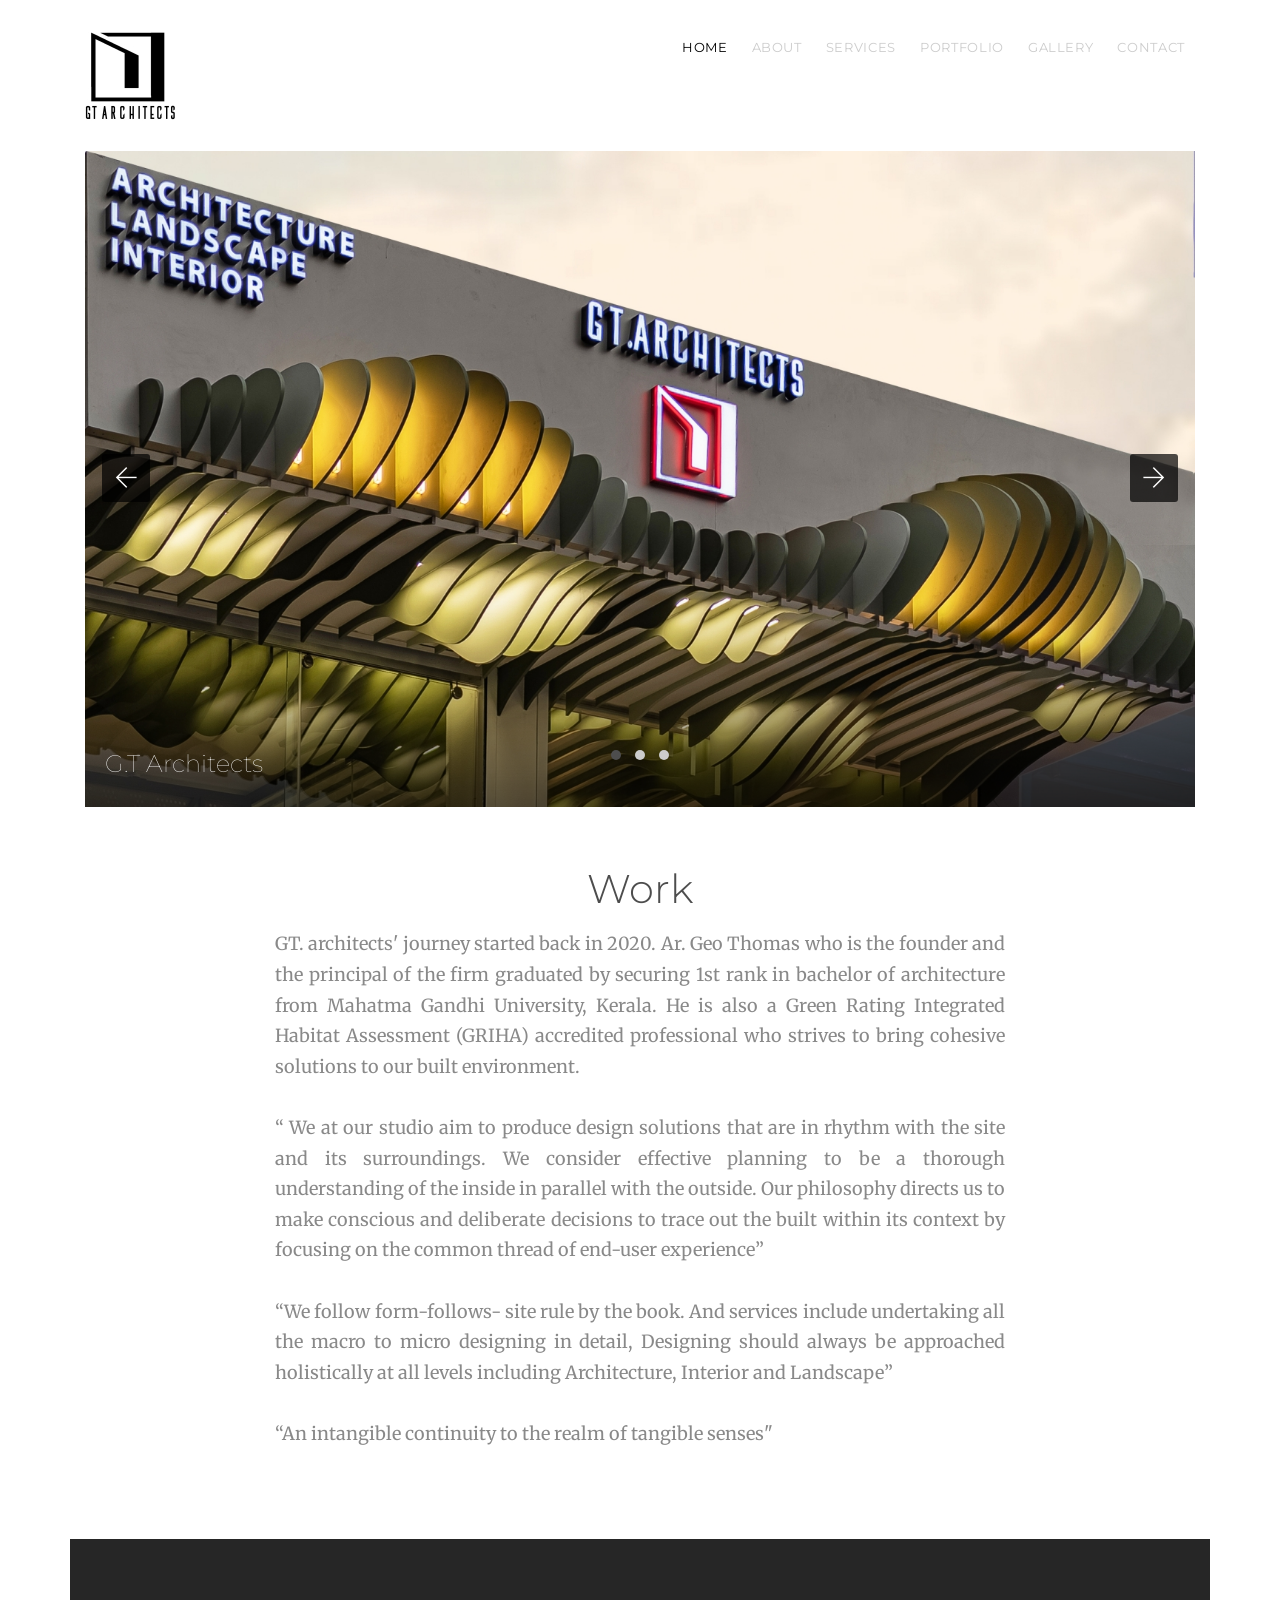
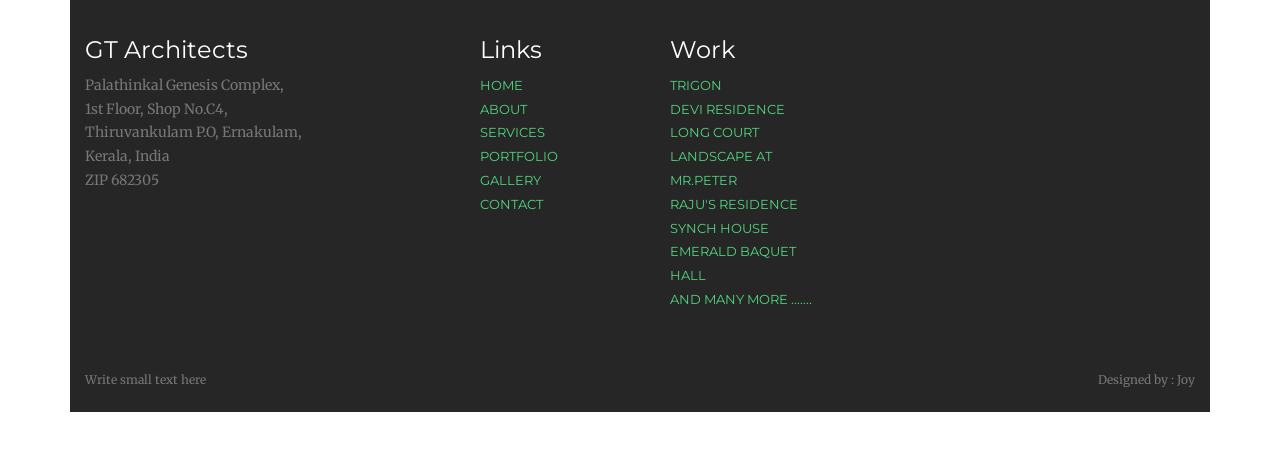
<file: original-site/index.html>
<!DOCTYPE HTML>
<!--
	Aesthetic by freehtml5.co
	Twitter: http://twitter.com/fh5co
	URL: http://freehtml5.co
-->
<html>
	<head>
	<meta charset="utf-8">
	<meta http-equiv="X-UA-Compatible" content="IE=edge">
	<title>Welcome to G.T. Architects </title>
	<meta name="viewport" content="width=device-width, initial-scale=1">
	<meta name="description" content=" " />
	<meta name="keywords" content="Architects, my Architects,Construction" />
	<meta name="author" content="Mathai Joy" />

  	<!-- Facebook and Twitter integration -->
	<meta property="og:title" content=""/>
	<meta property="og:image" content=""/>
	<meta property="og:url" content=""/>
	<meta property="og:site_name" content=""/>
	<meta property="og:description" content=""/>
	<meta name="twitter:title" content="" />
	<meta name="twitter:image" content="" />
	<meta name="twitter:url" content="" />
	<meta name="twitter:card" content="" />

	<link href="https://fonts.googleapis.com/css?family=Merriweather:300,400|Montserrat:400,700" rel="stylesheet">
	
	<!-- Animate.css -->
	<link rel="stylesheet" href="css/animate.css">
	<!-- Icomoon Icon Fonts-->
	<link rel="stylesheet" href="css/icomoon.css">
	<!-- Themify Icons-->
	<link rel="stylesheet" href="css/themify-icons.css">
	<!-- Bootstrap  -->
	<link rel="stylesheet" href="css/bootstrap.css">

	<!-- Owl Carousel  -->
	<link rel="stylesheet" href="css/owl.carousel.min.css">
	<link rel="stylesheet" href="css/owl.theme.default.min.css">

	<!-- Theme style  -->
	<link rel="stylesheet" href="css/style.css">

	<!-- Modernizr JS -->
	<script src="js/modernizr-2.6.2.min.js"></script>
	<!-- FOR IE9 below -->
	<!--[if lt IE 9]>
	<script src="js/respond.min.js"></script>
	<![endif]-->

	</head>
	<body>
		
	<div class="gtco-loader"></div>
	
	<div id="page">

		<nav class="gtco-nav" role="navigation">
			<div class="gtco-container">
				
				<div class="row">
					<div class="col-sm-2 col-xs-12">
								
<!--								<div id="gtco-logo"><a href="index.html">G. T. <u>Architects</u></div>  -->
								
								<div id="gtco-logo"><a href="index.html"> <img src="images/logo2.jpg" alt="LOGO"></u></div>
					</div>
					<div class="col-xs-10 text-right menu-1">
						<ul>
		<li class="active"><a href="index.html">Home</a></li>
							<li><a href="about.html">About</a></li>
							<li><a href="services.html">Services</a>	</li>
							<li><a href="portfolio.html">Portfolio</a></li>
							<li><a href="gallery.html">GALLERY</a></li>
							<li><a href="contact.html">Contact</a></li>
						</ul>
					</div>
				</div>
				
			</div>
		</nav>

		<div class="gtco-container">
		
			<div class="row">
				<div class="col-md-12">
					<div class="owl-carousel owl-carousel-fullwidth">
			
						<div class="item">
				
				
								<a href="#">
								<img src="images/slider_1.jpg" alt="go to slider_1 ">
								<div class="slider-copy">
		
									<h2>G.T Architects </h2>
								</div>
							</a>
						</div>
						<div class="item">
				
										
							<a href="#">
								<img src="images/slider_2.jpg" alt="go to slider_2">
								<div class="slider-copy">
									<h2>G.T Architects</h2>
								</div>
							</a>
						</div>
						<div class="item">
						
							<a href="#">
								<img src="images/slider_3.jpg" alt="go to slider_3">
								<div class="slider-copy">
									<h2>G.T Architects</h2>
								</div>
							</a>
						</div>
					</div>
				</div>
			</div>
		</div>

		<div class="gtco-section">
			<div class="gtco-container">
				<div class="row">
					<div class="col-md-8 col-md-offset-2 gtco-heading text-center">
						<h2>Work</h2>
						<p style="text-align:justify">
					GT. architects' journey started back in 2020. Ar. Geo Thomas who is the founder and the principal of the firm graduated by 
					securing 1st rank in bachelor of architecture from Mahatma Gandhi University, Kerala. 
					He is also a Green Rating Integrated Habitat Assessment (GRIHA) accredited professional who strives to bring cohesive 
solutions to our built environment.<br><br>

“ We at our studio aim to produce design solutions that are in rhythm with the site and its surroundings. We consider effective planning to
 be a thorough understanding of the inside in parallel with the outside. Our philosophy directs us to make conscious and deliberate decisions
  to trace out the built within its context by focusing on the common thread of end-user experience”<br><br>

“We follow form-follows- site rule by the book. And services include undertaking all the macro to micro designing in detail,
 Designing should always be approached holistically at all levels including Architecture, Interior and Landscape”<br><br>

 “An intangible continuity to the realm of tangible senses"
						</p>
					</div>
				</div>



<!-- *************************************************************** PAGE Starting ** -->

<div class="row">


<!--  *********************************************Project Display ****************************************************  -->
<!--  *********************************************Project Display *****************	Fish Head Design****************  -->
	<!--				<div class="col-md-12">
						<div class="owl-carousel owl-carousel-carousel">
							<div class="item">
								<div class="gtco-item">
									<a href="#"><img src="images/img_1.jpg" alt="" class="img-responsive"></a>
									<h2><a href="#">Fish Head Design </h2></a>
									<p class="role">Dream Project -I </p>
								</div>
							</div>
-->
<!--  *********************************************Project Display *****************	Eagle Edge Design ****************  -->
	<!--						<div class="item">
								<div class="gtco-item">
									<a href="#"><img src="images/img_2.jpg" alt="" class="img-responsive"></a>
									<h2><a href="#">Eagle Edge Design</h2></a>
									<p class="role">Dream Project -II</p>
								</div>
							</div>
-->
<!--  *********************************************Project Display *****************	River Face Resort ****************  -->
<!--							<div class="item">
								<div class="gtco-item">
									<a href="#"><img src="images/img_3.jpg" alt="" class="img-responsive"></a>
									<h2><a href="#">River Face Resort</h2></a>
									<p class="role">Dream Project -III</p>
								</div>
							</div>

							<div class="item">
								<div class="gtco-item">
									<a href="#"><img src="images/img_1.jpg" alt="" class="img-responsive"></a>
									<h2><a href="#">New York Arena</h2></a>
									<p class="role">New York</p>
								</div>
							</div>
							<div class="item">
								<div class="gtco-item">
									<a href="#"><img src="images/img_2.jpg" alt="" class="img-responsive"></a>
									<h2><a href="#">Eagle Park</h2></a>
									<p class="role">London</p>
								</div>
							</div>
							<div class="item">
								<div class="gtco-item">
									<a href="#"><img src="images/img_3.jpg" alt="" class="img-responsive"></a>
									<h2><a href="#">Nationals Park</h2></a>
									<p class="role">Paris, France</p>
								</div>
							</div>

							<div class="item">
								<div class="gtco-item">
									<a href="#"><img src="images/img_1.jpg" alt="" class="img-responsive"></a>
									<h2><a href="#">New York Arena</h2></a>
									<p class="role">New York</p>
								</div>
							</div>
							<div class="item">
								<div class="gtco-item">
									<a href="#"><img src="images/img_2.jpg" alt="" class="img-responsive"></a>
									<h2><a href="#">Eagle Park</h2></a>
									<p class="role">London</p>
								</div>
							</div>
							<div class="item">
								<div class="gtco-item">
									<a href="#"><img src="images/img_3.jpg" alt="" class="img-responsive"></a>
									<h2><a href="#">Nationals Park</h2></a>
									<p class="role">Paris, France</p>
								</div>
							</div>
						</div>
					</div>
				</div>
			 	</div>
   	</div> 
   	-->
   	<!--  ******************************************* END of Project Display ***********************************************  -->
   	 
 <!--  ******************************************* Starting of New & Testimonials ***********************************************  -->
<!--		<div class="gtco-section">
			<div class="gtco-container">
				<div class="row">
					<div class="col-md-6 gtco-news">
						<h2>News</h2>	
						<ul>
							<li>
								<a href="#">
									<span class="post-date">  16 March 2021</span>						
															<h3>Results : Mahatma Gandhi University, Kerala. </h3>
									<p style="text-align:justify"> It is with great pleasure, pride and excitement we wish to announce final results of Mr Geo Thomas who has Cleared B.Arch Degree Course from Mahatma Gandhi University, Kerala 
									With <b>1st Rank </b></p>
								</a>
							</li>

							<li>
								<a href="#">
									<span class="post-date"> 17 Mardh 2021</span>
									<h3>Change in Name </h3>
									<p style="text-align:justify"> It is with great pleasure and pride we would like to announce the change is Name status as <b>Ar Geo Thomas </b>
 									 </p>
								</a>
							</li>

					</div>
	-->				<!-- END News -->
<!--					<div class="col-md-5 col-md-push-1 gtco-testimonials">
						<h2>Testimonials</h2>
						<blockquote>
							<p style="text-align:justify">&ldquo;I know Mr. Geo Thomas for the past 4 years, he started G.T Architects in the beginning of 2020. 
										He went on to archive the University 1st rank from Mahatma Gandhi University, Kerala. 
										He is fresh and Innovative. He is focused but still flexible. 
										He has a Wide range of Ideas in Architect, Landscape etc.
 										He is a budding energetic buddy. His creativity will bring Laurence to the Future of India.&ldquo;
</p>

							<p class="author"><cite>&mdash; Mathai Joy - Chennai </cite></p>	</blockquote>
					
					</div>
				</div>
			</div>
		</div>
-->		<!--  ****************************************************************************END of New and  Testimonials -->
<!--  ****************************************************************************Start of 3 Box Display  -->
	<!--	
		<div class="gtco-section gto-features">
			<div class="gtco-container">
				<div class="row">
					<div class="col-md-4">
						<div class="feature-left">
							<i class="ti-zip icon"></i>
							<div class="copy">
								<h3>Architect</h3>
								<p>Lorem ipsum dolor sit ameteista, consectetur adipiscing is not elitistaris.</p>
								<p><a href="#" class="gtco-more">Learn more</a></p>
							</div>
						</div>
					</div>
					<div class="col-md-4">
						<div class="feature-left">
							<i class="ti-hummer icon"></i>
							<div class="copy">
								<h3>Planning</h3>
								<p>Lorem ipsum dolor sit ameteista, consectetur adipiscing is not elitistaris.</p>
								<p><a href="#" class="gtco-more">Learn more</a></p>
							</div>
						</div>
					</div>
					<div class="col-md-4">
						<div class="feature-left">
							<i class="ti-plug icon"></i>
							<div class="copy">
								<h3>Parks &amp; Events</h3>
								<p>Lorem ipsum dolor sit ameteista, consectetur adipiscing is not elitistaris.</p>
								<p><a href="#" class="gtco-more">Learn more</a></p>
							</div>
						</div>
					</div>
				</div>
			</div>
		</div>
-->
<!--  ****************************************************************************END of 3 Box Display  -->
<!-- ------------------------------------------------------------------------------------Footer-------------------  -->
		<footer id="gtco-footer" class="gtco-section" role="contentinfo">
			<div class="gtco-container">
				<div class="row row-pb-md">
					<div class="col-md-4 gtco-widget gtco-footer-paragraph">


						<h3> 	GT Architects </h3>
<p>
Palathinkal Genesis Complex,<br> 
1st Floor, Shop No.C4,<br> 
Thiruvankulam P.O, Ernakulam,<br> 
Kerala, India <br>
ZIP 682305<br>
</p>
					</div>

					<div class="col-md-4">
						<div class="row">
							<div class="col-md-6 gtco-footer-link">
								<h3>Links</h3>
								<ul class="gtco-list-link">


							<li><a href="index.html">Home</a></li>
							<li><a href="about.html">About</a></li>
							<li><a href="services.html">Services</a>	</li>
							<li><a href="portfolio.html">Portfolio</a></li>
							<li><a href="gallery.html">GALLERY</a></li>							
							<li><a href="contact.html">Contact</a></li>
	

<!-- 								****************************************************************     -->
								</ul>
							</div>
							<div class="col-md-6 gtco-footer-link">
								<h3>Work</h3>
								
					    <ul class="gtco-list-link">



	 <li><a href="#">TRIGON</a></li>
    <li><a href="#">DEVI RESIDENCE</a></li>
    <li><a href="#">LONG COURT</a></li>
    <li><a href="#">LANDSCAPE AT MR.PETER</a></li>
    <li><a href="#">RAJU's RESIDENCE</a></li>
    <li><a href="#">SYNCH HOUSE</a></li>
    <li><a href="#">EMERALD BAQUET HALL</a></li>
    <li><a href="#">and Many More .......</a></li>

								</ul>


							</div>
						</div>
					</div>

		<!-- 														Email   					-->
			</div> </div>
<!--	 ************************************************************************************************ -->					
						<div class="col-md-6 text-left">
							<p><small> Write small text here   </small></p>
						</div>
						<div class="col-md-6 text-right">
							<p><small>Designed by : Joy 
						</div>
					
		</footer>
		<!-- END footer -->
		<!-- **********************************************************************************************END PAGE ** -->
	</div>

	<div class="gototop js-top">
		<a href="#" class="js-gotop">
		<i class="icon-arrow-up"></i></a>
	</div>
	
	<!-- jQuery -->
	<script src="js/jquery.min.js"></script>
	<!-- jQuery Easing -->
	<script src="js/jquery.easing.1.3.js"></script>
	<!-- Bootstrap -->
	<script src="js/bootstrap.min.js"></script>
	<!-- Waypoints -->
	<script src="js/jquery.waypoints.min.js"></script>
	<!-- Carousel -->
	<script src="js/owl.carousel.min.js"></script>

	<!-- Main -->
	<script src="js/main.js"></script>

	</body>
</html>
</file>
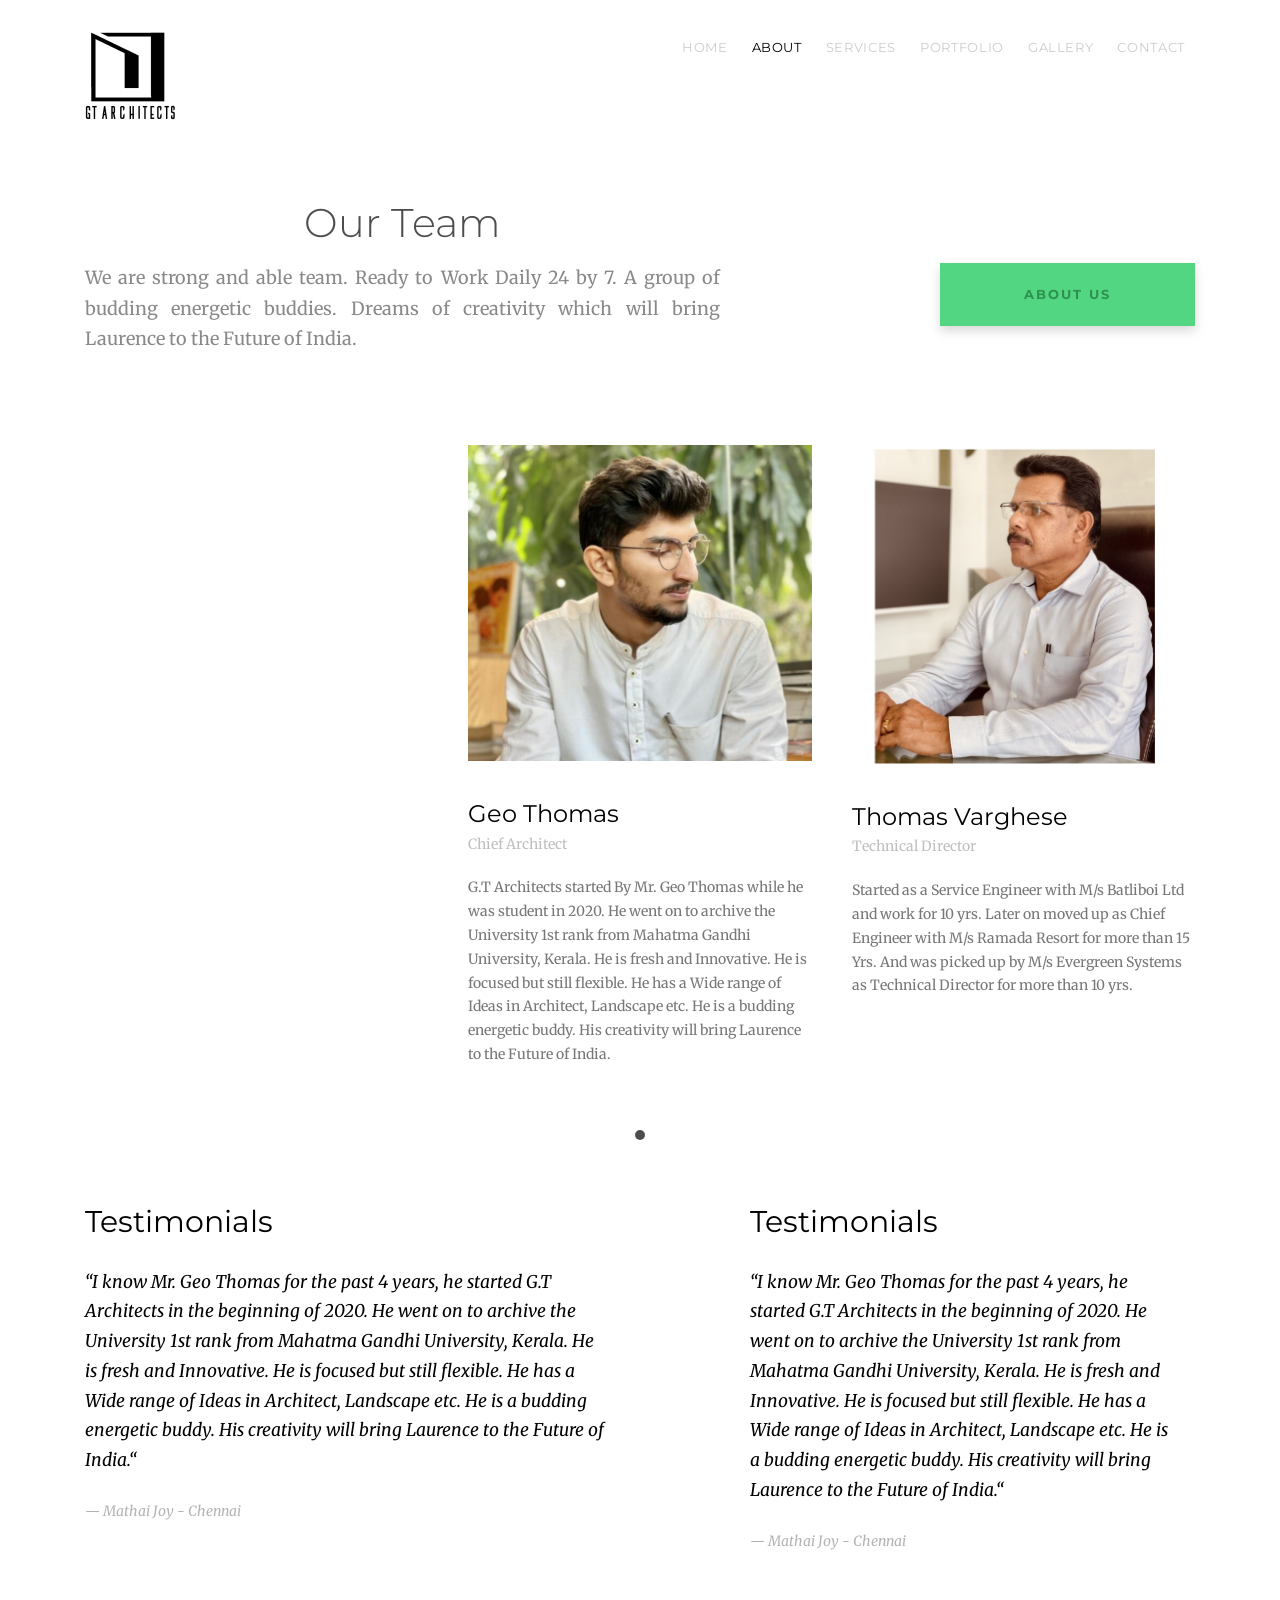
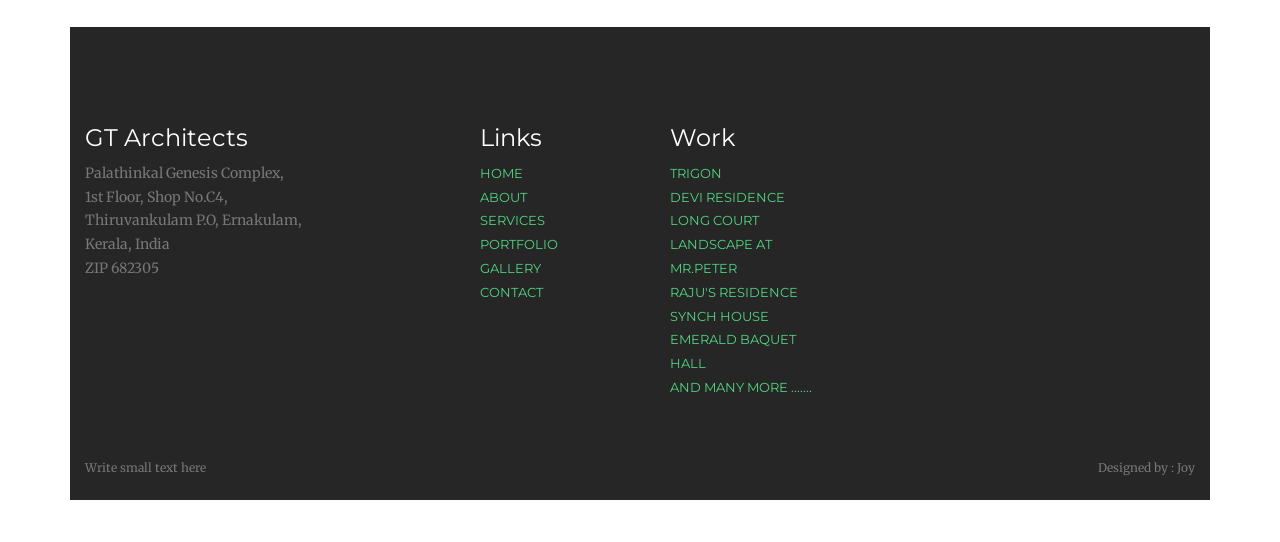
<file: original-site/about.html>
<!DOCTYPE HTML>

<html>
	<head>
	<meta charset="utf-8">
	<meta http-equiv="X-UA-Compatible" content="IE=edge">
	<title>Welcome to G.T. Architects - ABOUT </title>
	<meta name="viewport" content="width=device-width, initial-scale=1">
	<meta name="description" content=" " />
	<meta name="keywords" content="Architects, my Architects,Construction" />
	<meta name="author" content="Mathai Joy" />

  	<!-- Facebook and Twitter integration -->
	<meta property="og:title" content=""/>
	<meta property="og:image" content=""/>
	<meta property="og:url" content=""/>
	<meta property="og:site_name" content=""/>
	<meta property="og:description" content=""/>
	<meta name="twitter:title" content="" />
	<meta name="twitter:image" content="" />
	<meta name="twitter:url" content="" />
	<meta name="twitter:card" content="" />

	<link href="https://fonts.googleapis.com/css?family=Merriweather:300,400|Montserrat:400,700" rel="stylesheet">
	
	<!-- Animate.css -->
	<link rel="stylesheet" href="css/animate.css">
	<!-- Icomoon Icon Fonts-->
	<link rel="stylesheet" href="css/icomoon.css">
	<!-- Themify Icons-->
	<link rel="stylesheet" href="css/themify-icons.css">
	<!-- Bootstrap  -->
	<link rel="stylesheet" href="css/bootstrap.css">

	<!-- Owl Carousel  -->
	<link rel="stylesheet" href="css/owl.carousel.min.css">
	<link rel="stylesheet" href="css/owl.theme.default.min.css">

	<!-- Theme style  -->
	<link rel="stylesheet" href="css/style.css">

	<!-- Modernizr JS -->
	<script src="js/modernizr-2.6.2.min.js"></script>
	<!-- FOR IE9 below -->
	<!--[if lt IE 9]>
	<script src="js/respond.min.js"></script>
	<![endif]-->

	</head>
	<body>
		
	<div class="gtco-loader"></div>
	
	<div id="page">

		<nav class="gtco-nav" role="navigation">
			<div class="gtco-container">
<!--   ********************************************************************************************************* -->
	<div class="row">
					<div class="col-sm-2 col-xs-12">

<!--					LOGO ==>			<div id="gtco-logo"><a href="index.html">G. T. <u>Architects</u></div>  -->
								
								<div id="gtco-logo"><a href="index.html"> <img src="images/logo2.jpg" alt="LOGO"></u></div>

					</div>
					<div class="col-xs-10 text-right menu-1">
						<ul>
						   <li><a href="index.html">Home</a></li>
		<li class="active"><a href="about.html">About</a></li>
							<li><a href="services.html">Services</a></li>
							<li><a href="portfolio.html">Portfolio</a></li>
							<li><a href="gallery.html">Gallery</a></li>
							<li><a href="contact.html">Contact</a></li>
						</ul>
					</div>

				</div>
				
			</div>
		</nav>

		<div class="gtco-section">
			<div class="gtco-container">
				<div class="row gtco-heading">
					<div class="col-md-7 text-center" >

						<h2>Our Team</h2>


	<p align ="justify">
		We are strong and able team. Ready to Work Daily 24 by 7. A group of budding energetic buddies.
		Dreams of creativity which will bring Laurence to the Future of India.
		</p>
</div>
<!--           ---------------------------------------------------------------------------     Green Box  --  -->
				<div class="col-md-3 col-md-push-2 text-center">
						<p class="mt-md"><a href="#" class="btn btn-special btn-block"> ABOUT US</a></p>
					</div>


			</div>

<!-- *********************************************************  Slider Start  -->	
				<div class="row">

					<div class="col-md-12">
						<div class="owl-carousel owl-carousel-carousel">
							<div class="item">
	<!-- *******************************  -->							
								<!--	<div class="gtco-staff">
									<img src="images/staff_1.jpg" alt="" class="img-responsive">
								
<h2>GT Architects </h2>
<p class="role">Architect</p>
<p>
Lorem ipsum dolor sit amet, consectetur adipiscing elit. 
Phasellus placerat enim et urna sagittis, rhoncus euismod erat tincidunt. 
Donec tincidunt volutpat erat.
</p>

								</div>
	-->														
							</div>
 						<div class="item">
								<div class="gtco-staff">
									<img src="images/staff_2.jpg" alt="" class="img-responsive">

<h2>Geo Thomas </h2>
<p class="role"> Chief Architect</p>

<p> 
G.T Architects started By Mr. Geo Thomas while he was student in 2020. 
He went on to archive the University 1st rank from Mahatma Gandhi University, Kerala. He is fresh and Innovative. 
He is focused but still flexible. He has a Wide range of Ideas in Architect, Landscape etc. 
He is a budding energetic buddy. His creativity will bring Laurence to the Future of India.
</p>
								</div>
								</div>
							<div class="item">
								<div class="gtco-staff">
									<img src="images/staff_3.jpg" alt="" class="img-responsive">
<h2>Thomas Varghese</h2>
<p class="role">Technical Director</p>
<p>
Started as a Service Engineer with  M/s Batliboi Ltd and work for 10 yrs. Later 
on moved up as Chief Engineer with M/s Ramada Resort for more than 15 Yrs. And 
was picked up by M/s Evergreen Systems as Technical Director for more than 
10 yrs.
</p>
							</div>
							</div>
 
<!-- ===========================================  -->
	<!--						<div class="item">
								<div class="gtco-staff">
									<img src="images/staff_1.jpg" alt="" class="img-responsive">
<h2>Jane Simpson - 2</h2>
<p class="role">Architect</p>
<p>
Lorem ipsum dolor sit amet, consectetur adipiscing elit. 
Phasellus placerat enim et urna sagittis, rhoncus euismod erat tincidunt. Donec tincidunt volutpat erat.
</p>
								</div>
							</div>

							<div class="item">
								<div class="gtco-staff">
									<img src="images/staff_2.jpg" alt="" class="img-responsive">
<h2>Richard Wilson -2</h2>
<p class="role">Civil Engineer</p>
<p>
Lorem ipsum dolor sit amet, consectetur adipiscing elit. Phasellus placerat enim et urna sagittis, 
rhoncus euismod erat tincidunt. Donec tincidunt volutpat erat.
</p>
									</div>
								</div>
							<div class="item">
								<div class="gtco-staff">
									<img src="images/staff_3.jpg" alt="" class="img-responsive">
<h2>Craig Davidson-2</h2>
<p class="role">Engineer</p>
<p>
Lorem ipsum dolor sit amet, consectetur adipiscing elit. Phasellus placerat enim et urna sagittis,
 rhoncus euismod erat tincidunt. Donec tincidunt volutpat erat.
 </p>
								</div>
							</div>
							<div class="item">
								<div class="gtco-staff">
									<img src="images/staff_1.jpg" alt="" class="img-responsive">
<h2>Jane Simpson-3</h2>
<p class="role">Architect</p>
<p>
Lorem ipsum dolor sit amet, consectetur adipiscing elit. 
Phasellus placerat enim et urna sagittis, rhoncus euismod erat tincidunt. Donec tincidunt volutpat erat.
</p>
								</div>
							</div>
							<div class="item">
								<div class="gtco-staff">
									<img src="images/staff_2.jpg" alt="" class="img-responsive">
<h2>Richard Wilson -3</h2>
<p class="role">Civil Engineer</p>
<p>
Lorem ipsum dolor sit amet, consectetur adipiscing elit. Phasellus placerat enim et urna sagittis, 
rhoncus euismod erat tincidunt. Donec tincidunt volutpat erat.
</p>
								</div>
							</div>
							<div class="item">
								<div class="gtco-staff">
									<img src="images/staff_3.jpg" alt="" class="img-responsive">
<h2>Craig Davidson -3</h2>
<p class="role">Engineer</p>
<p>
Lorem ipsum dolor sit amet, consectetur adipiscing elit. 
Phasellus placerat enim et urna sagittis, rhoncus euismod erat tincidunt. Donec tincidunt volutpat erat.
</p>
								</div>
							</div>
						</div>
				</div>
					</div>
-->
<!--  					*************************   Slider End		-->			
			</div>
		</div>
	<!--	END .gtco-services -->

<!-- ********************************Blocked **************************** News and Testmonials ---------------   -->
		
		<div class="gtco-section">
			<div class="gtco-container">
				<div class="row">
					<div class="col-md-6 gtco-news">
						<h2>Testimonials</h2>	
						<ul>
				<!--			<li>
								<a href="#">
									<span class="post-date">  16 March 2021</span>						
															<h3>Results : Mahatma Gandhi University, Kerala. </h3>
									<p> It is with great pleasure, pride and excitement we wish to announce final results of Mr Geo Thomas who has Cleared B.Arch Degree Course from Mahatma Gandhi University, Kerala 
									With <b>1st Rank </b></p>
								</a>
							</li>
-->
	<!--						<li>
								<a href="#">
									<span class="post-date"> 17 Mardh 2021</span>
									<h3>Change in Name </h3>
									<p> It is with great pleasure and pride we would like to announce the change is Name status as <b>Ar Geo Thomas </b>
 									 </p>
								</a>
							</li>
-->
		<blockquote>
							<p>&ldquo;I know Mr. Geo Thomas for the past 4 years, he started G.T Architects in the beginning of 2020. 
										He went on to archive the University 1st rank from Mahatma Gandhi University, Kerala. 
										He is fresh and Innovative. He is focused but still flexible. 
										He has a Wide range of Ideas in Architect, Landscape etc.
 										He is a budding energetic buddy. His creativity will bring Laurence to the Future of India.&ldquo;
</p>

							<p class="author"><cite>&mdash; Mathai Joy - Chennai </cite></p>	</blockquote>

			<!--				<p><a href="#" class="btn btn-sm btn-special">More News</a></p>   -->
					</div>
					<!-- ******************************************************************************************END News -->

					<div class="col-md-5 col-md-push-1 gtco-testimonials">
						<h2>Testimonials</h2>
						<blockquote>
							<p>&ldquo;I know Mr. Geo Thomas for the past 4 years, he started G.T Architects in the beginning of 2020. 
										He went on to archive the University 1st rank from Mahatma Gandhi University, Kerala. 
										He is fresh and Innovative. He is focused but still flexible. 
										He has a Wide range of Ideas in Architect, Landscape etc.
 										He is a budding energetic buddy. His creativity will bring Laurence to the Future of India.&ldquo;
</p>

							<p class="author"><cite>&mdash; Mathai Joy - Chennai </cite></p>	</blockquote>
					
					</div>
				</div>
			</div>
		</div>
		<!--  *********************************************END of News and Testmonials   -->
<!-- -------------------------------------------------------------------------------------------------------  -->

<!-- -------------------------------------------------------------------------------------------------------  -->
		<footer id="gtco-footer" class="gtco-section" role="contentinfo">
			<div class="gtco-container">
				<div class="row row-pb-md">
					<div class="col-md-4 gtco-widget gtco-footer-paragraph">
						
				<h3> 	GT Architects </h3>
<p>
Palathinkal Genesis Complex,<br> 
1st Floor, Shop No.C4,<br> 
Thiruvankulam P.O, Ernakulam,<br> 
Kerala, India <br>
ZIP 682305<br>
</p>

					</div>
					<div class="col-md-4">
						<div class="row">
							<div class="col-md-6 gtco-footer-link">
							<h3>Links</h3>
    <ul class="gtco-list-link">

				<li><a href="index.html">Home</a></li>
							<li><a href="about.html">About</a></li>
							<li><a href="services.html">Services</a>	</li>
							<li><a href="portfolio.html">Portfolio</a></li>
							<li><a href="gallery.html">Gallery</a></li>							
							<li><a href="contact.html">Contact</a></li>
	

								</ul>



<!-- 								****************************************************************     -->


							</div>

							<div class="col-md-6 gtco-footer-link">
								<h3>Work</h3>
								<ul class="gtco-list-link">
				
	 <li><a href="#">TRIGON</a></li>
    <li><a href="#">DEVI RESIDENCE</a></li>
    <li><a href="#">LONG COURT</a></li>
    <li><a href="#">LANDSCAPE AT MR.PETER</a></li>
    <li><a href="#">RAJU's RESIDENCE</a></li>
    <li><a href="#">SYNCH HOUSE</a></li>
    <li><a href="#">EMERALD BAQUET HALL</a></li>
    <li><a href="#">and Many More .......</a></li>							
							
							
								</ul>
							</div>
						</div>
					</div>
					<!--
																				Email
					-->
				</div>
			</div>
						<div class="col-md-6 text-left">
							<p><small> Write small text here </small></p>
						</div>
						<div class="col-md-6 text-right">
							<p><small>Designed by : Joy 
						</div>
					
		</footer>
		<!-- **************************************************************************************END footer -->

	</div>

	<div class="gototop js-top">
		<a href="#" class="js-gotop"><i class="icon-arrow-up"></i></a>
	</div>
	
	<!-- jQuery -->
	<script src="js/jquery.min.js"></script>
	<!-- jQuery Easing -->
	<script src="js/jquery.easing.1.3.js"></script>
	<!-- Bootstrap -->
	<script src="js/bootstrap.min.js"></script>
	<!-- Waypoints -->
	<script src="js/jquery.waypoints.min.js"></script>
	<!-- Carousel -->
	<script src="js/owl.carousel.min.js"></script>
	
	<!-- Main -->
	<script src="js/main.js"></script>

	</body>
</html>
</file>
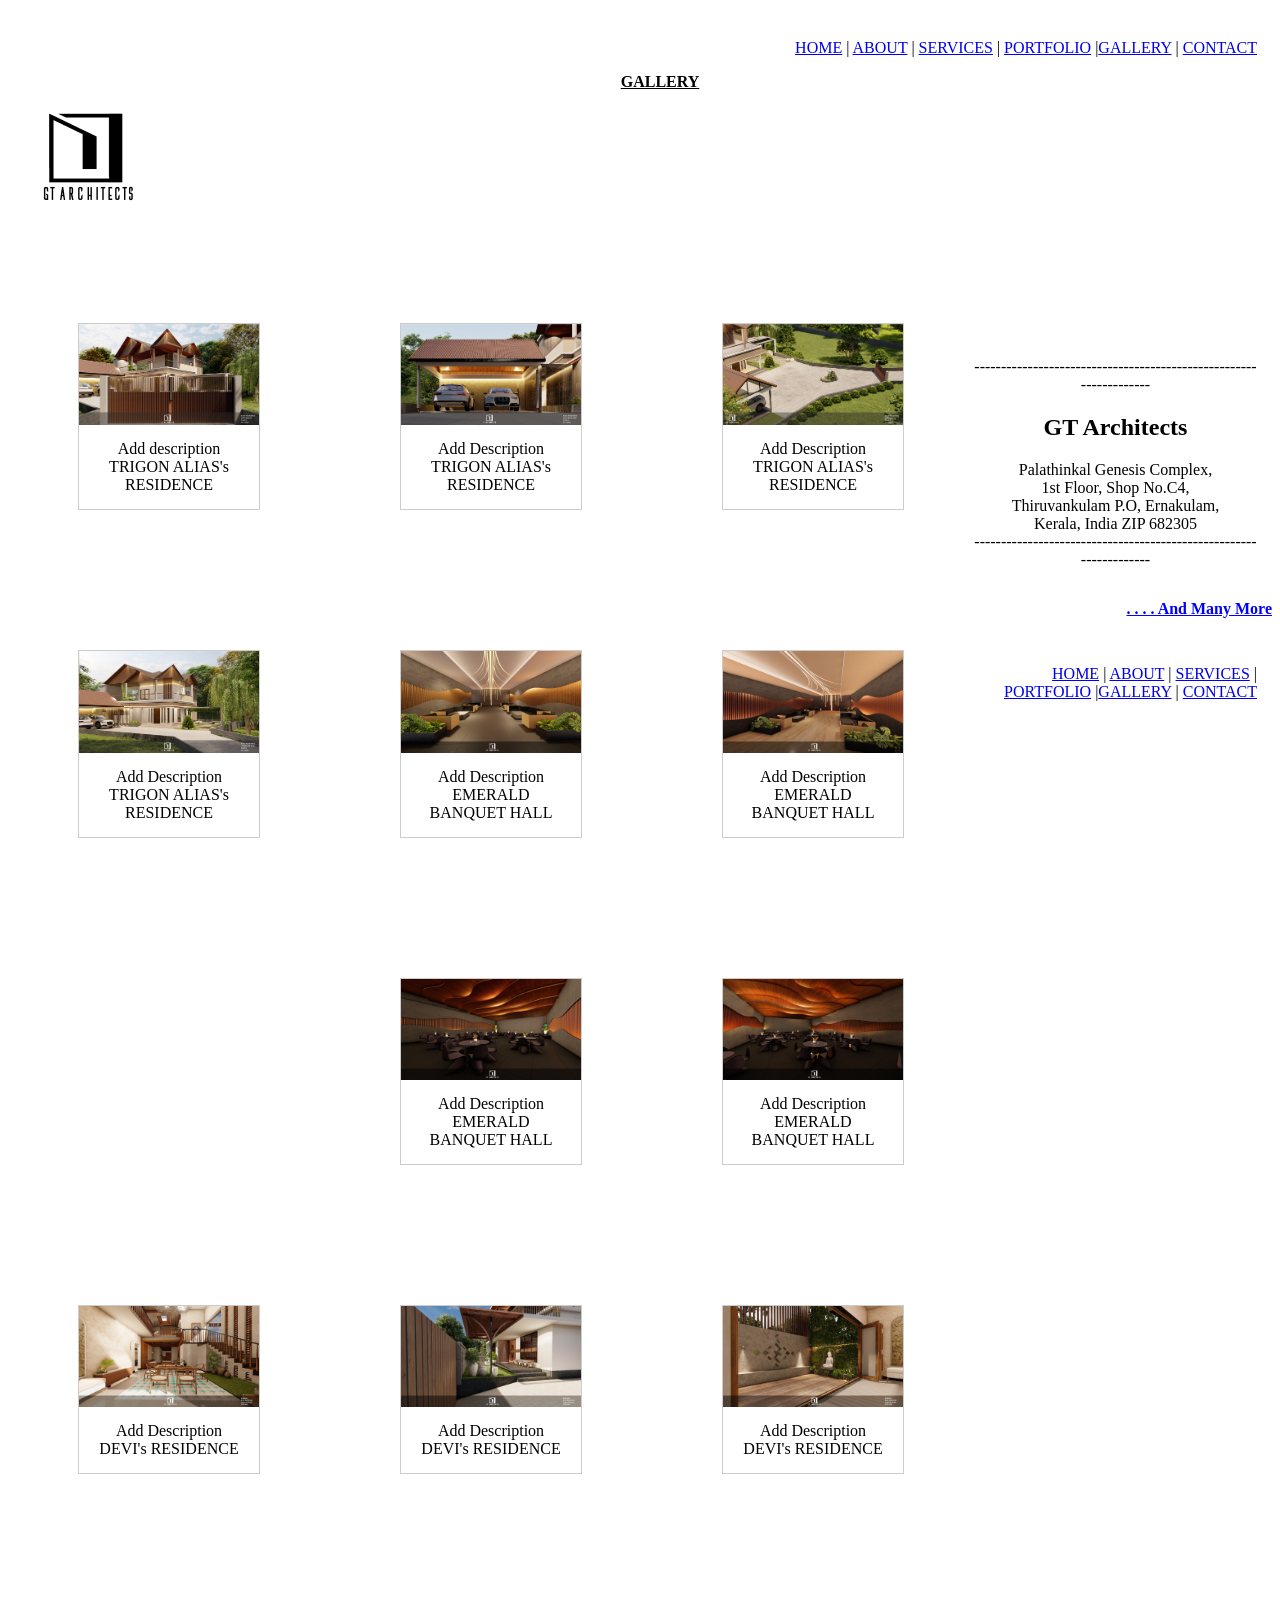
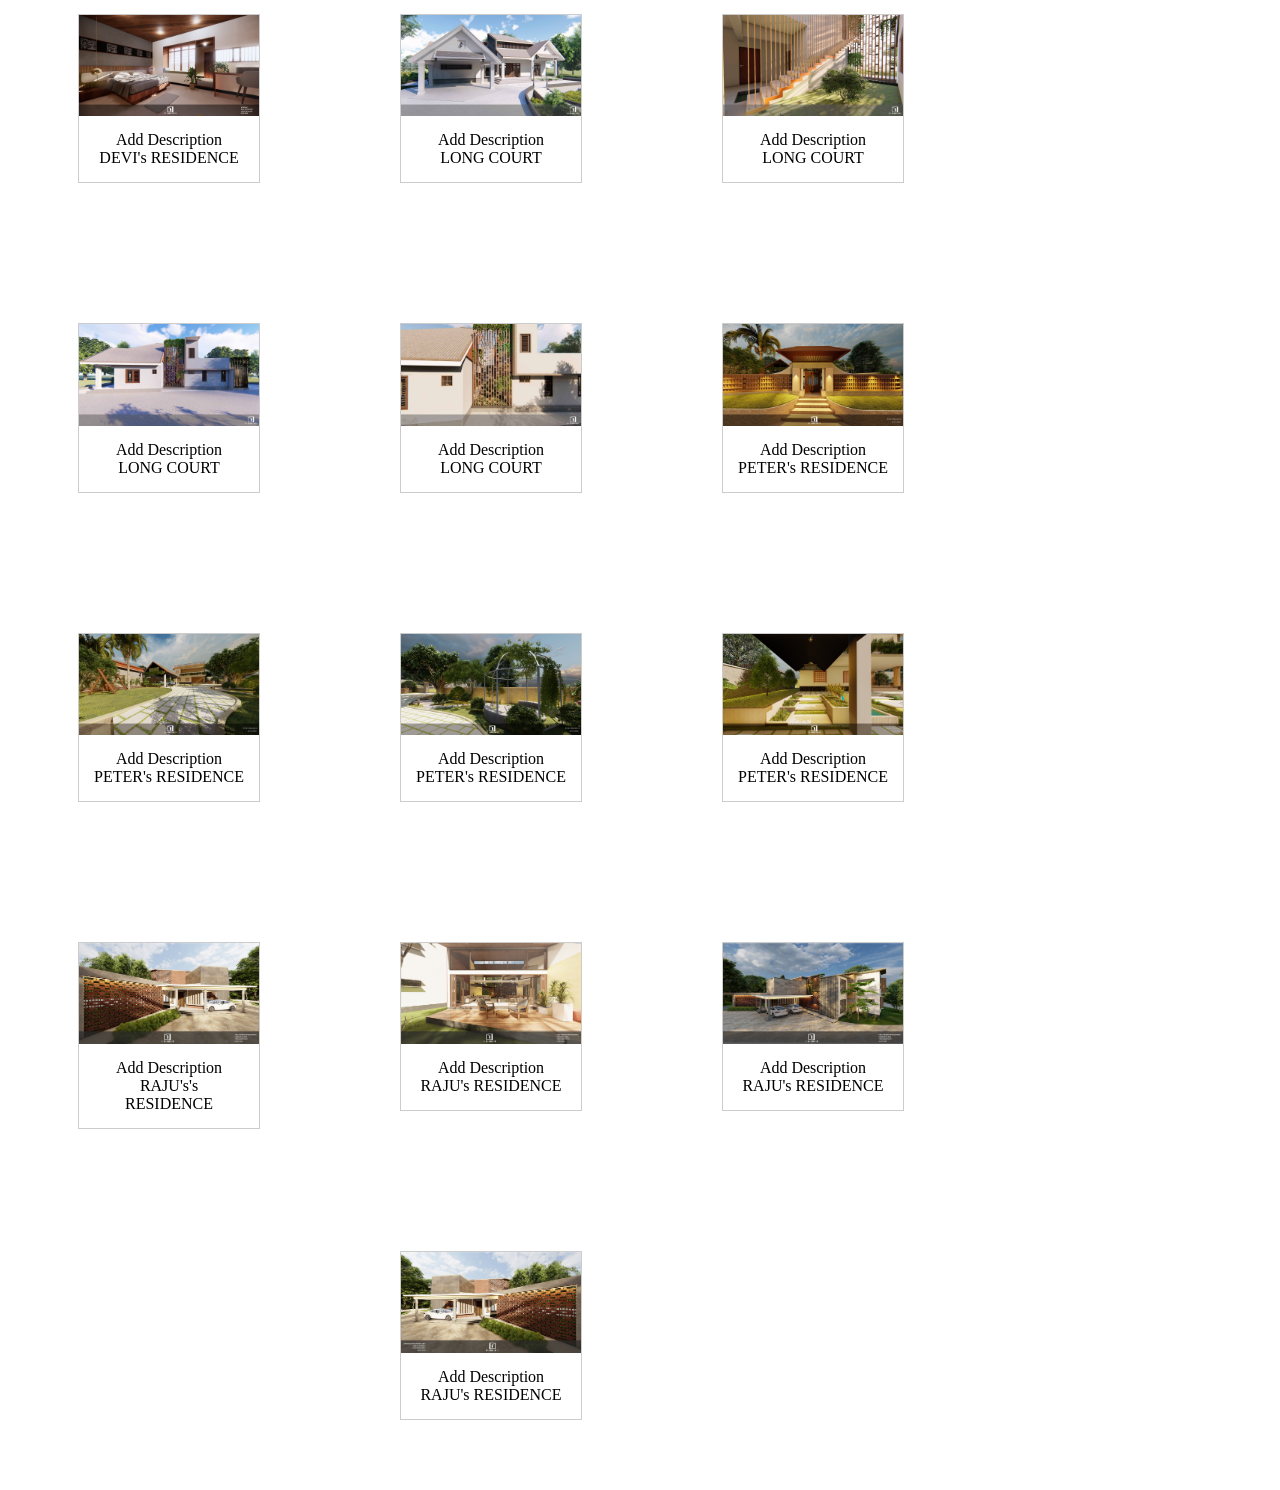
<file: original-site/gallery.html>
<html>
<head>
<title>Welcome to G.T. Architects - GALLERY</title>	


<style>


div.gal
{
  margin: 20px;
  text-align: left;
  width: 180px;
}

div.gal2
{
  margin: 40px;
  text-align: center;
  width: 60px;
}
div.gallery
{
  margin: 70px;
  border: 1px solid #ccc;
  float: left;
  width: 180px;
}

div.gallery:hover {
  border: 1px solid #777;
}

div.gallery img {
  width: 100%;
  height: auto;
}

div.desc {
  padding: 15px;
  text-align: center;
}
div.descL {
  padding: 15px;
  text-align: left;
}
div.descR {
  padding: 15px;
  text-align: right;
}

</style>
</head>
<!--  ******************************************************  END OF HEADER    -->
<body>






<!--   Navigation  ************************************* -->

<div class="descR"> 
	<ul>
		<a href="index.html">HOME</a> | <a href="about.html">ABOUT</a> | <a href="services.html">SERVICES</a> |	
		<a href="portfolio.html">PORTFOLIO</a> |<a href="gallery.html">GALLERY</a> | <a href="contact.html">CONTACT</a>
		<p align="center">  <b><u>	GALLERY </U> </b> 	<p>
	</ul>	
<div class="gal"> <img src="images/logo2.jpg" alt="LOGO">  </div>  </div>  	

<!--  *************************Start of Gallery Codes ***********    -->


<!--  ******************************************************   1st Line 4 Pics Pics Display    -->
<!-- <p align="center">  <b><u>	GALLERY </U> </b> 	<p> -->
<!--  ******************************************************   1st Line 4 Pics  	TRIGON ALIAS's RESIDENCE	 -->
<p align="center">
<div class="gallery">
  <a target="_blank" href="images/Alias Residence -1.jpg">
    <img src="images/Alias Residence -1.jpg" alt="TRIGON ALIAS's RESIDENCE " width="600" height="400">
  </a>
  <div class="desc">Add description  TRIGON ALIAS's RESIDENCE </div>
</div>

<div class="gallery">
  <a target="_blank" href="images/Alias Residence-2.jpg">
    <img src="images/Alias Residence-2.jpg" alt="TRIGON ALIAS's RESIDENCE " width="600" height="400">
  </a>
  <div class="desc">Add Description   TRIGON ALIAS's RESIDENCE </div>
</div>

<div class="gallery">
  <a target="_blank" href="images/Alias Residence-3.jpg">
    <img src="images/Alias Residence-3.jpg" alt="TRIGON ALIAS's RESIDENCE " width="600" height="400">
  </a>
  <div class="desc">Add Description      TRIGON ALIAS's RESIDENCE  </div>
</div>

<div class="gallery">
  <a target="_blank" href="images/Alias Residence-4.jpg">
    <img src="images/Alias Residence-4.jpg" alt="TRIGON ALIAS's RESIDENCE" width="600" height="400">
  </a>
  <div class="desc">Add Description    TRIGON ALIAS's RESIDENCE </div>
</div>
</p>
<!--  ******************************************************  2nd Line 4 Pics   EMERALD BANQUET HALL		-->
<div class="gallery">
  <a target="_blank" href="images/Banquet hall-1.jpg">
    <img src="images/Banquet hall-1.jpg" alt="EMERALD BANQUET HALL" width="600" height="400">
  </a>
  <div class="desc">Add Description    EMERALD BANQUET HALL </div>
</div>

<div class="gallery">
  <a target="_blank" href="images/Banquet hall-2.jpg">
    <img src="images/Banquet hall-2.jpg" alt="EMERALD BANQUET HALL" width="600" height="400">
  </a>
  <div class="desc">Add Description    EMERALD BANQUET HALL </div>
</div>

<div class="gallery">
  <a target="_blank" href="images/Banquet hall-3.jpg">
    <img src="images/Banquet hall-3.jpg" alt="EMERALD BANQUET HALL" width="600" height="400">
  </a>
  <div class="desc">Add Description  EMERALD BANQUET HALL</div>
</div>

<div class="gallery">
  <a target="_blank" href="images/Banquet hall-4.jpg">
    <img src="images/Banquet hall-4.jpg" alt="EMERALD BANQUET HALL" width="600" height="400">
  </a>
  <div class="desc">Add Description   EMERALD BANQUET HALL</div>
</div>
<br>

<!--  ******************************************************  3rd Line 4 Pics DEVI's RESIDENCE  -->
<div class="gallery">
  <a target="_blank" href="images/Devi Residence-1.jpg">
    <img src="images/Devi Residence-1.jpg" alt="DEVI's RESIDENCE" width="600" height="400">
  </a>
  <div class="desc">Add Description   DEVI's RESIDENCE </div>
</div>

<div class="gallery">
  <a target="_blank" href="images/Devi Residence-2.jpg">
    <img src="images/Devi Residence-2.jpg" alt="DEVI's RESIDENCE" width="600" height="400">
  </a>
  <div class="desc">Add Description   DEVI's RESIDENCE</div>
</div>

<div class="gallery">
  <a target="_blank" href="images/Devi Residence-3.jpg">
    <img src="images/Devi Residence-3.jpg" alt="DEVI's RESIDENCE" width="600" height="400">
  </a>
  <div class="desc">Add Description   DEVI's RESIDENCE</div>
</div>

<div class="gallery">
  <a target="_blank" href="images/Devi Residence-4.jpg">
    <img src="images/Devi Residence-4.jpg" alt="DEVI's RESIDENCE" width="600" height="400">
  </a>
  <div class="desc">Add Description   DEVI's RESIDENCE</div>
</div>
<br>
<!--  ******************************************************  4rd Line 4 Pics   LONG COURT    -->
<div class="gallery">
  <a target="_blank" href="images/Long Court-1.jpg">
    <img src="images/Long Court-1.jpg" alt="Long Court" width="600" height="400">
  </a>
  <div class="desc">Add Description    LONG COURT</div>
</div>

<div class="gallery">
  <a target="_blank" href="images/Long Court-2.jpg">
    <img src="images/Long Court-2.jpg" alt="Long Court-" width="600" height="400">
  </a>
  <div class="desc">Add Description    LONG COURT</div>
</div>

<div class="gallery">
  <a target="_blank" href="images/Long Court-3.jpg">
    <img src="images/Long Court-3.jpg" alt="Long Court" width="600" height="400">
  </a>
  <div class="desc">Add Description    LONG COURT</div>
</div>

<div class="gallery">
  <a target="_blank" href="images/Long Court-4.jpg">
    <img src="images/Long Court-4.jpg" alt="Long Court-" width="600" height="400">
  </a>
  <div class="desc">Add Description    LONG COURT</div>
</div>
<br>

<!--  ******************************************************  5rd Line 4 Pics  	PETER's RESIDENCE	 -->
<div class="gallery">
  <a target="_blank" href="images/Peter -1.jpg">
    <img src="images/Peter -1.jpg" alt="PETER's RESIDENCE" width="600" height="400">
  </a>
  <div class="desc">Add Description    PETER's RESIDENCE</div>
</div>

<div class="gallery">
  <a target="_blank" href="images/Peter -2.jpg">
    <img src="images/Peter -2.jpg" alt="PETER's RESIDENCE" width="600" height="400">
  </a>
  <div class="desc">Add Description    PETER's RESIDENCE</div>
</div>

<div class="gallery">
  <a target="_blank" href="images/Peter -3.jpg">
    <img src="images/Peter -3.jpg" alt="PETER's RESIDENCE" width="600" height="400">
  </a>
  <div class="desc">Add Description    PETER's RESIDENCE</div>
</div>

<div class="gallery">
  <a target="_blank" href="images/Peter -4.jpg">
    <img src="images/Peter -4.jpg" alt="PETER's RESIDENCE" width="600" height="400">
  </a>
  <div class="desc">Add Description    PETER's RESIDENCE</div>
</div>
<br>

<!--  ******************************************************  5rd Line 4 Pics  	RAJU's RESIDENCE	 -->
<div class="gallery">
  <a target="_blank" href="images/Raju Residence-1.jpg">
    <img src="images/Raju Residence-1.jpg" alt="RAJU's's RESIDENCE" width="600" height="400">
  </a>
  <div class="desc">Add Description    RAJU's's RESIDENCE</div>
</div>

<div class="gallery">
  <a target="_blank" href="images/Raju Residence-2.jpg">
    <img src="images/Raju Residence-2.jpg" alt="RAJU's RESIDENCE" width="600" height="400">
  </a>
  <div class="desc">Add Description    RAJU's RESIDENCE</div>
</div>

<div class="gallery">
  <a target="_blank" href="images/Raju Residence-3.jpg">
    <img src="images/Raju Residence-3.jpg" alt="RAJU's RESIDENCE" width="600" height="400">
  </a>
  <div class="desc">Add Description    RAJU's RESIDENCE</div>
</div>

<div class="gallery">
  <a target="_blank" href="images/Raju Residence-4.jpg">
    <img src="images/Raju Residence-4.jpg" alt="RAJU's RESIDENCE" width="600" height="400">
  </a>
  <div class="desc">Add Description    RAJU's RESIDENCE</div>
</div>

<br>
<div class="desc">
------------------------------------------------------------------ <br>
<H2> GT Architects </h2>

Palathinkal Genesis Complex,<br>
1st Floor, Shop No.C4,<br>
Thiruvankulam P.O, Ernakulam,<br>
Kerala, India ZIP 682305<br>
------------------------------------------------------------------ <br>
</div>
<div class="decsR">
<p align="right" style="color:blue;">  <b><u>	. . . . And Many More </U> </b> 	<p>
</div>
<!--   Navigation  ************************************* -->
<div class="descR"> 
	<ul>
		<a href="index.html">HOME</a> | <a href="about.html">ABOUT</a> | <a href="services.html">SERVICES</a> |	
		<a href="portfolio.html">PORTFOLIO</a> |<a href="gallery.html">GALLERY</a> | <a href="contact.html">CONTACT</a>


</div>
<!--  ******************************************************  END OF Pics Display  -->
</body>
</html>
</file>
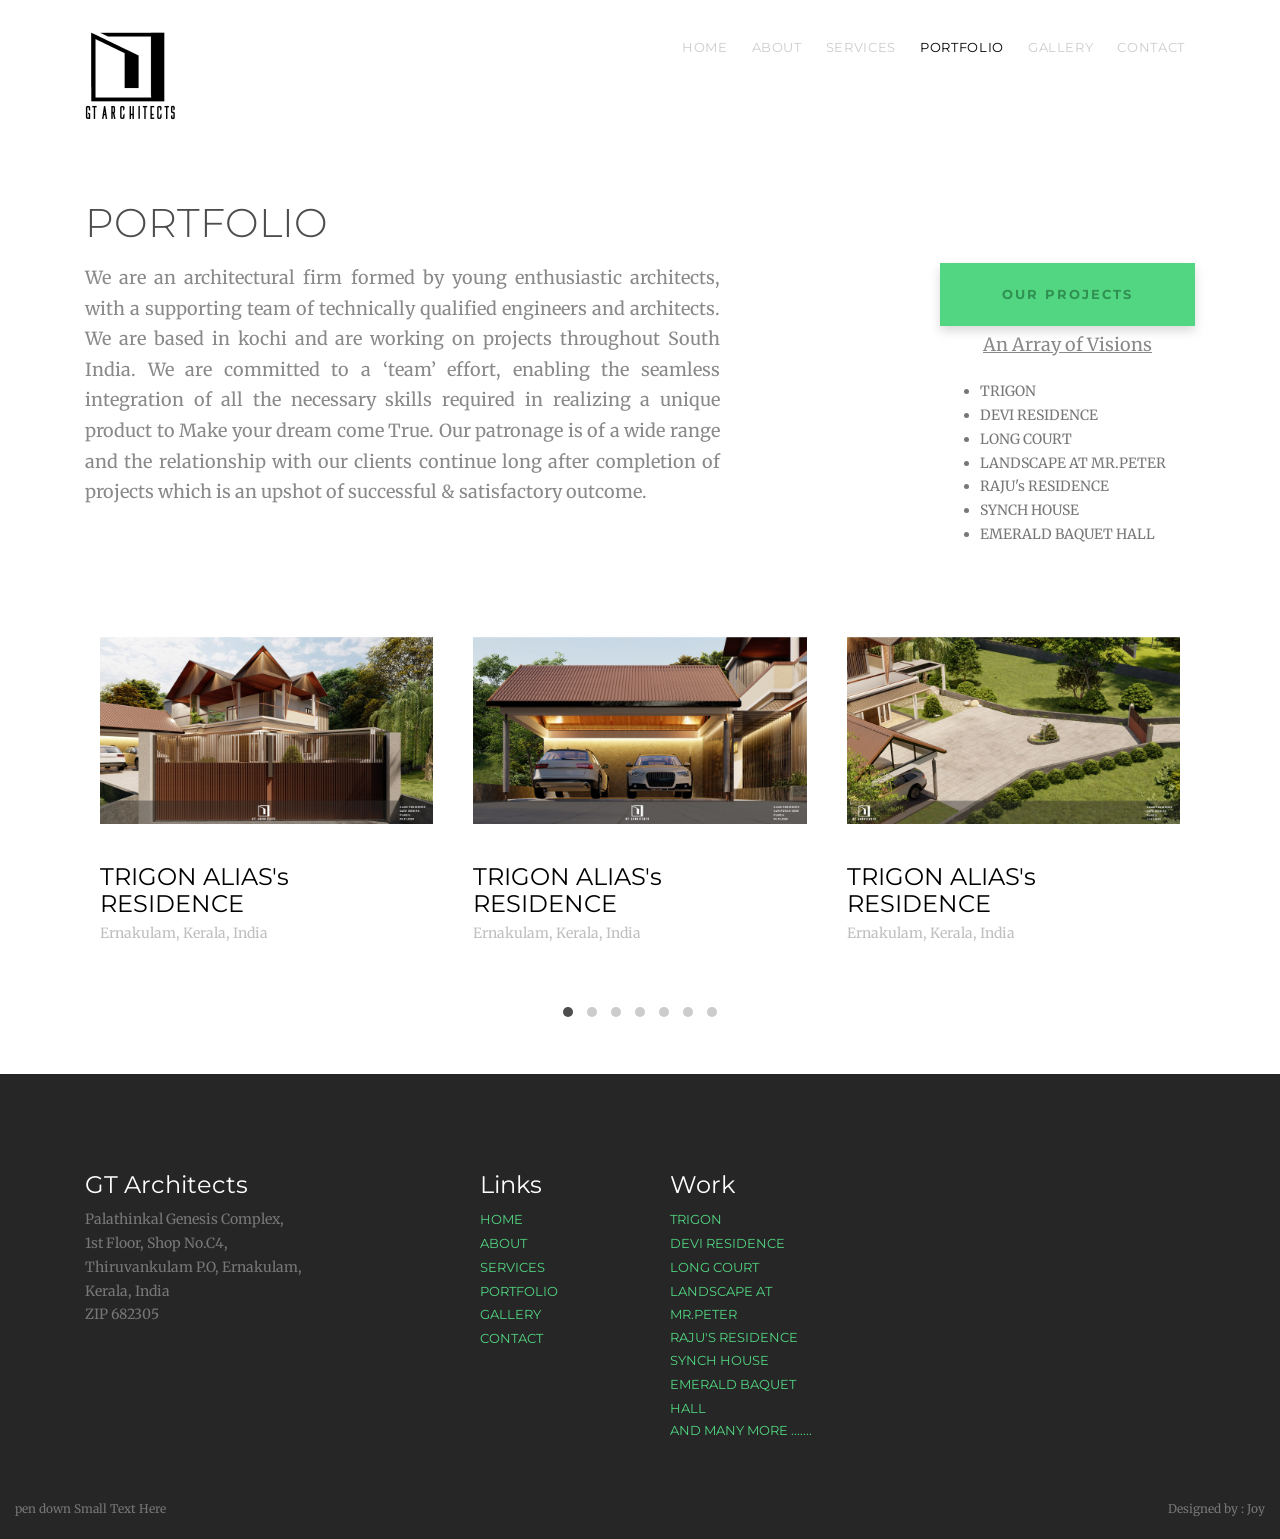
<file: original-site/portfolio.html>
<html>
	<head>
	<meta charset="utf-8">
	<meta http-equiv="X-UA-Compatible" content="IE=edge">
	
<title>Welcome to G.T. Architects - Portfolio</title>	

	<meta name="viewport" content="width=device-width, initial-scale=1">
	<meta name="description" content="Free HTML5 Website Template by FreeHTML5.co" />
	<meta name="keywords" content="free website templates, free html5, free template, free bootstrap, free website template, html5, css3, mobile first, responsive" />
	<meta name="author" content="Mathai Joy" />

  	<!-- Facebook and Twitter integration -->
	<meta property="og:title" content=""/>
	<meta property="og:image" content=""/>
	<meta property="og:url" content=""/>
	<meta property="og:site_name" content=""/>
	<meta property="og:description" content=""/>
	<meta name="twitter:title" content="" />
	<meta name="twitter:image" content="" />
	<meta name="twitter:url" content="" />
	<meta name="twitter:card" content="" />

	<link href="https://fonts.googleapis.com/css?family=Merriweather:300,400|Montserrat:400,700" rel="stylesheet">
	
	<!-- Animate.css -->
	<link rel="stylesheet" href="css/animate.css">
	<!-- Icomoon Icon Fonts-->
	<link rel="stylesheet" href="css/icomoon.css">
	<!-- Themify Icons-->
	<link rel="stylesheet" href="css/themify-icons.css">
	<!-- Bootstrap  -->
	<link rel="stylesheet" href="css/bootstrap.css">

	<!-- Owl Carousel  -->
	<link rel="stylesheet" href="css/owl.carousel.min.css">
	<link rel="stylesheet" href="css/owl.theme.default.min.css">

	<!-- Theme style  -->
	<link rel="stylesheet" href="css/style.css">

	<!-- Modernizr JS -->
	<script src="js/modernizr-2.6.2.min.js"></script>
	<!-- FOR IE9 below -->
	<!--[if lt IE 9]>
	<script src="js/respond.min.js"></script>
	<![endif]-->

	</head>
	<body>
		
	<div class="gtco-loader"></div>
	
	<div id="page">

		<nav class="gtco-nav" role="navigation">
			<div class="gtco-container">
				
				<div class="row">
					<div class="col-sm-2 col-xs-12">

<!--	LOGO ==>			<div id="gtco-logo"><a href="index.html">G. T. <u>Architects</u></div>  -->
								
						<div id="gtco-logo"><a href="index.html"> <img src="images/logo2.jpg" alt="LOGO"></u></div>


					</div>
					<div class="col-xs-10 text-right menu-1">
						<ul>
	
							<li><a href="index.html">Home</a></li>
							<li><a href="about.html">About</a></li>
							<li><a href="services.html">Services</a>	</li>
	   <li class="active"><a href="portfolio.html">Portfolio</a></li>
	   		         <li><a href="gallery.html">GALLERY</a></li>	
								<li ><a href="contact.html">Contact</a></li>	
						</ul>
					</div>
				</div>
				
			</div>
		</nav>

		<div class="gtco-section">
			<div class="gtco-container">
				<div class="row gtco-heading">
					<div class="col-md-7 text-left">
						<h2>PORTFOLIO</h2>
						<p align ="justify">
	We are an architectural firm formed by young enthusiastic architects, with a supporting team of technically qualified engineers 
	and architects. We are based in kochi and are working on projects throughout South India. We are committed to a ‘team’ effort, 
 enabling the seamless integration of all the necessary skills required in realizing a unique product to Make your dream come True. 
 Our patronage is of a wide range and the relationship with our clients continue long after completion of projects which is an upshot 
 of successful & satisfactory outcome.
						</p>
					</div>
					<div class="col-md-3 col-md-push-2 text-center">
																								<!-- GREEN BOX  -->
						<p class="mt-md"><b class="btn btn-special btn-block"> OUR PROJECTS </b>  
				<U>	An Array of Visions</u> 
<ul style="text-align:left">
  <li>TRIGON</li>
  <li>DEVI RESIDENCE</li>
  <li>LONG COURT</li>
  <li>LANDSCAPE AT MR.PETER</li>
  <li>RAJU's RESIDENCE</li>
  <li>SYNCH HOUSE</li>
 <li>EMERALD BAQUET HALL</li>
</ul>
</p>				
	</p>
					</div>
				</div>
				
				<!-- STARTING FOR                                    Set Slides    -->


		<div class="gtco-container">
				<div class="row">
				
					<div class="col-md-12">

						<div class="owl-carousel owl-carousel-carousel">  
							
							<!-- 															STARTING FOR  1st  Set Slide    -->
	
							<div class="item">

							<div class="gtco-item">
									<a href="images/Alias Residence -1.jpg" target="_blank"> <img src="images/Alias Residence -1.jpg" alt="" class="img-responsive"></a>
									<h2><a href="#">TRIGON ALIAS's RESIDENCE </h2></a>
									<p class="role">Ernakulam, Kerala, India </p>
								</div>
							</div>

							<div class="item">
								<div class="gtco-item">
									<a href="images/Alias Residence-2.jpg" target="_blank"><img src="images/Alias Residence-2.jpg" alt="" class="img-responsive"></a>
									<h2><a href="#">TRIGON ALIAS's RESIDENCE </h2></a>
									<p class="role">Ernakulam, Kerala, India</p>
								</div>
							</div>

							<div class="item">
								<div class="gtco-item">
									<a href="images/Alias Residence-3.jpg"  target="_blank"><img src="images/Alias Residence-3.jpg" alt="" class="img-responsive"></a>
									<h2><a href="#">TRIGON ALIAS's RESIDENCE  </h2></a>
									<p class="role">Ernakulam, Kerala, India</p>
								</div>
							</div>

					<!-- 									EMERALD BAQUET HALL						STARTING FOR  2nd  Set Slide    -->

							<div class="item">
								<div class="gtco-item">
									<a href="images/Banquet hall-1.jpg" target="_blank"><img src="images/Banquet hall-1.jpg" alt="" class="img-responsive"></a>
									<h2><a href="#">EMERALD BANQUET HALL</h2></a>
									<p class="role">Ernakulam, Kerala, India</p>
								</div>
							</div>
							<div class="item">
								<div class="gtco-item">
									<a href="images/Banquet hall-2.jpg" target="_blank"><img src="images/Banquet hall-2.jpg" alt="" class="img-responsive"></a>
									<h2><a href="#">EMERALD BANQUET HALL</h2></a>
									<p class="role">Ernakulam, Kerala, India</p>
								</div>
							</div>
							<div class="item">
								<div class="gtco-item">
									<a href="images/Banquet hall-3.jpg" target="_blank"><img src="images/Banquet hall-3.jpg" alt="" class="img-responsive"></a>
									<h2><a href="#">EMERALD BANQUET HALL</h2></a>
									<p class="role">Ernakulam, Kerala, India</p>
								</div>
							</div>

							<!-- 						Devi's Residence									STARTING FOR  3rd  Set Slide    -->
							<div class="item">
								<div class="gtco-item">
									<a href="images/Devi Residence-1.jpg" target="_blank"><img src="images/Devi Residence-1.jpg" alt="" class="img-responsive"></a>
									<h2><a href="#">DEVI's RESIDENCE</h2></a>
									<p class="role">Ernakulam, Kerala, India</p>
								</div>
							</div>
							<div class="item">
								<div class="gtco-item">
									<a href="images/Devi Residence-2.jpg" target="_blank"><img src="images/Devi Residence-2.jpg" alt="" class="img-responsive"></a>
									<h2><a href="#">DEVI's RESIDENCE </h2></a>
									<p class="role">Ernakulam, Kerala, India</p>
								</div>
							</div>
							<div class="item">
								<div class="gtco-item">
									<a href="images/Devi Residence-3.jpg" target="_blank"><img src="images/Devi Residence-3.jpg" alt="" class="img-responsive"></a>
									<h2><a href="#">DEVI's RESIDENCE</h2></a>
									<p class="role">Ernakulam, Kerala, India</p>
								</div>
							</div>

							<!-- 						Long Court									STARTING FOR  4th  Set Slide    -->
							<div class="item">
								<div class="gtco-item">
									<a href="images/Long Court-1.jpg" target="_blank"><img src="images/Long Court-1.jpg" alt="" class="img-responsive"></a>
									<h2><a href="#">LONG COURT</h2></a>
									<p class="role">Ernakulam, Kerala, India</p>
								</div>
							</div>
							<div class="item">
								<div class="gtco-item">
									<a href="images/Long Court-2.jpg" target="_blank"><img src="images/Long Court-2.jpg" alt="" class="img-responsive"></a>
									<h2><a href="#">LONG COURT </h2></a>
									<p class="role">Ernakulam, Kerala, India</p>
								</div>
							</div>
							<div class="item">
								<div class="gtco-item">
									<a href="images/Long Court-3.jpg" target="_blank"><img src="images/Long Court-3.jpg" alt="" class="img-responsive"></a>
									<h2><a href="#">LONG COURT</h2></a>
									<p class="role">Ernakulam, Kerala, India</p>
								</div>
							</div>


							<!-- 															STARTING FOR  5th  Set Slide    -->
							<div class="item">
								<div class="gtco-item">
									<a href="images/Peter -1.jpg" target="_blank"><img src="images/Peter -1.jpg" alt="" class="img-responsive"></a>
									<h2><a href="#">PETER's RESIDENCE </h2></a>
									<p class="role">Ernakulam, Kerala, India</p>
								</div>
							</div>
							<div class="item">
								<div class="gtco-item">
									<a href="images/Peter -1.jpg" target="_blank"><img src="images/Peter -2.jpg" alt="" class="img-responsive"></a>
									<h2><a href="#">PETER's RESIDENCE  </h2></a>
									<p class="role">Ernakulam, Kerala, India</p>
								</div>
							</div>
							<div class="item">
								<div class="gtco-item">
									<a href="images/Peter -3.jpg" target="_blank"><img src="images/Peter -3.jpg" alt="" class="img-responsive"></a>
									<h2><a href="#">PETER's RESIDENCE  </h2></a>
									<p class="role">Ernakulam, Kerala, India</p>
								</div>
							</div>


							<!-- 															STARTING FOR  6th  Set Slide    -->
							<div class="item">
								<div class="gtco-item">
									<a href="images/Raju Residence-1.jpg" target="_blank"><img src="images/Raju Residence-1.jpg" alt="" class="img-responsive"></a>
									<h2><a href="#">RAJU's RESIDENCE </h2></a>
									<p class="role">Ernakulam, Kerala, India</p>
								</div>
							</div>
							<div class="item">
								<div class="gtco-item">
									<a href="images/Raju Residence-2.jpg" target="_blank"><img src="images/Raju Residence-2.jpg" alt="" class="img-responsive"></a>
									<h2><a href="#">RAJU's RESIDENCE </h2></a>
									<p class="role">Ernakulam, Kerala, India</p>
								</div>
							</div>
							<div class="item">
								<div class="gtco-item">
									<a href="images/Raju Residence-3.jpg" target="_blank"><img src="images/Raju Residence-3.jpg" alt="" class="img-responsive"></a>
									<h2><a href="#">RAJU's RESIDENCE </h2></a>
									<p class="role">Ernakulam, Kerala, India</p>
								</div>
							</div>


							<!-- 									SYNCH HOUSE						STARTING FOR  7th  Set Slide    -->
							<div class="item">
								<div class="gtco-item">
									<a href="images/Synch-1.jpg" target="_blank"><img src="images/Synch-1.jpg" alt="" class="img-responsive"></a>
									<h2><a href="#">SYNCH HOUSE</h2></a>
									<p class="role">Ernakulam, Kerala, India</p>
								</div>
							</div>
							<div class="item">
								<div class="gtco-item">
									<a href="images/Synch-2.jpg" target="_blank"><img src="images/Synch-2.jpg" alt="" class="img-responsive"></a>
									<h2><a href="#">SYNCH HOUSE </h2></a>
									<p class="role">Ernakulam, Kerala, India</p>
								</div>
							</div>
							<div class="item">
								<div class="gtco-item">
									<a href="images/Synch-3.jpg" target="_blank"><img src="images/Synch-3.jpg" alt="" class="img-responsive"></a>
									<h2><a href="#">SYNCH HOUSE</h2></a>
									<p class="role">Ernakulam, Kerala, India</p>
								</div>
							</div>

<!--  ==============================   -->

						</div>
					</div>
					</div>
				</div>
			</div>
		</div>
		<!-- END Work                        7 Lines & 3 Set Slides -->
		
			<!--    **********************************************  END OF Slides ***************************************************** -->
		

<!--                                                                                      Stating   News   --> 
<!--		<div class="gtco-section">
			<div class="gtco-container">
			Testing -2
				<div class="row">
				Testing -3
					<div class="col-md-6 gtco-news">

						<h2>News -1 </h2>	
						<ul>
							<li>
								<a href="#">
									<span class="post-date">September 10, 2016</span>
									<h3>Manila Bridge Re-construction</h3>
									<p>Lorem ipsum dolor sit amet, consectetur adipiscing elit. Phasellus placerat enim et urna sagittis, rhoncus euismod...</p>
								</a>
							</li>

							<li>
								<a href="#">
									<span class="post-date">September 10, 2016</span>
									<h3>Manila Bridge Re-construction</h3>
									<p>Lorem ipsum dolor sit amet, consectetur adipiscing elit. Phasellus placerat enim et urna sagittis, rhoncus euismod...</p>
								</a>
							</li>

							<li>
							Testing -4
								<a href="#">
									<span class="post-date">September 10, 2016</span>
									<h3>Manila Bridge Re-construction</h3>
									<p>Lorem ipsum dolor sit amet, consectetur adipiscing elit. Phasellus placerat enim et urna sagittis, rhoncus euismod...</p>
								</a>
							</li>
						</ul>
						<p><a href="#" class="btn btn-sm btn-special">More News</a></p>
					</div>
	-->				
					<!--                                                                          END News              -->
					<!--                                                                          Stating  Testimonials -->
<!--
					<div class="col-md-5 col-md-push-1 gtco-testimonials">
					
					
						<h2>Testimonials</h2>
						<blockquote>
							<p>&ldquo;Lorem ipsum dolor sit amet, consectetur adipiscing elit. Phasellus placerat enim et urna sagittis, rhoncus euismod erat tincidunt. Donec tincidunt volutpat erat.&ldquo;</p>
							<p class="author"><cite>&mdash; John Doe Dueller</cite></p>
						</blockquote>
						<blockquote>
							<p>&ldquo;Lorem ipsum dolor sit amet, consectetur adipiscing elit. Phasellus placerat enim et urna sagittis, rhoncus euismod erat tincidunt. Donec tincidunt volutpat erat.&ldquo;</p>
							<p class="author"><cite>&mdash; John Doe Dueller</cite></p>
						</blockquote>
					</div>
				</div>
			</div>
		</div>
-->
<!--                                                                          End of  Testimonials -->
	<!--    *************************************************************************************************** -->
	
<!--                                                      STARTING OF       Architect     Planning        Parks & Events -->
<!--
		<div class="gtco-section gto-features">
			<div class="gtco-container">
				<div class="row">
					<div class="col-md-4">
						<div class="feature-left">
							<i class="ti-zip icon"></i>
							<div class="copy">
								<h3>Architect</h3>
								<p>Lorem ipsum dolor sit ameteista, consectetur adipiscing is not elitistaris.</p>
								<p><a href="#" class="gtco-more">Learn more</a></p>
							</div>
						</div>
					</div>
					<div class="col-md-4">
						<div class="feature-left">
							<i class="ti-hummer icon"></i>
							<div class="copy">
								<h3>Planning</h3>
								<p>Lorem ipsum dolor sit ameteista, consectetur adipiscing is not elitistaris.</p>
								<p><a href="#" class="gtco-more">Learn more</a></p>
							</div>
						</div>
					</div>



					<div class="col-md-4">
						<div class="feature-left">
							<i class="ti-plug icon"></i>
							<div class="copy">
								<h3>Parks &amp; Events</h3>
								<p>Lorem ipsum dolor sit ameteista, consectetur adipiscing is not elitistaris.</p>
								<p><a href="#" class="gtco-more">Learn more</a></p>
							</div>
						</div>
					</div>
				</div>
			</div>
		</div>
-->
<!--                                                      END OF       Architect     Planning        Parks & Events -->


		<footer id="gtco-footer" class="gtco-section" role="contentinfo">
			<div class="gtco-container">
				<div class="row row-pb-md">
					<div class="col-md-4 gtco-widget gtco-footer-paragraph">

<h3> 	GT Architects </h3>
<p>
Palathinkal Genesis Complex,<br> 
1st Floor, Shop No.C4,<br> 
Thiruvankulam P.O, Ernakulam,<br> 
Kerala, India <br>
ZIP 682305<br>
</p>
		
		
		
					</div>

					<div class="col-md-4">
						<div class="row">
							<div class="col-md-6 gtco-footer-link">
								<h3>Links</h3>
								<ul class="gtco-list-link">
																
	
							<li><a href="index.html">Home</a></li>
							<li><a href="about.html">About</a></li>
							<li><a href="services.html">Services</a>	</li>
							<li><a href="portfolio.html">Portfolio</a></li>
							<li><a href="gallery.html">GALLERY</a></li>	
							<li><a href="contact.html">Contact</a></li>
	

<!-- 								****************************************************************     -->

								</ul>
							</div>
							<div class="col-md-6 gtco-footer-link">
								<h3>Work</h3>
								<ul class="gtco-list-link">



	 <li><a href="#">TRIGON</a></li>
    <li><a href="#">DEVI RESIDENCE</a></li>
    <li><a href="#">LONG COURT</a></li>
    <li><a href="#">LANDSCAPE AT MR.PETER</a></li>
    <li><a href="#">RAJU's RESIDENCE</a></li>
    <li><a href="#">SYNCH HOUSE</a></li>
    <li><a href="#">EMERALD BAQUET HALL</a></li>
    <li><a href="#">and Many More .......</a></li>

								</ul>
							</div>
						</div>
					</div>

<!--
					<div class="col-md-4 gtco-footer-subscribe">
						<form class="form-inline">
						  <div class="form-group">
						    <label class="sr-only" for="exampleInputEmail3">Email address</label>
						    <input type="email" class="form-control" id="" placeholder="Email">
						  </div>
						  <button type="submit" class="btn btn-primary">Send</button>
						</form>
					</div>
-->
				</div> </div>
				
				<div class="col-md-6 text-left">
							<p><small> pen down Small Text Here  </small></p>
						</div>
						<div class="col-md-6 text-right">
							<p><small>Designed by : Joy 
						</div>
<!--				*********************************************************  -->


		</footer>
		<!-- END footer -->

	</div>

	<div class="gototop js-top">
		<a href="#" class="js-gotop"><i class="icon-arrow-up"></i></a>
	</div>
	
	<!-- jQuery -->
	<script src="js/jquery.min.js"></script>
	<!-- jQuery Easing -->
	<script src="js/jquery.easing.1.3.js"></script>
	<!-- Bootstrap -->
	<script src="js/bootstrap.min.js"></script>
	<!-- Waypoints -->
	<script src="js/jquery.waypoints.min.js"></script>
	<!-- Carousel -->
	<script src="js/owl.carousel.min.js"></script>
	
	<!-- Main -->
	<script src="js/main.js"></script>

	</body>
</html>
</file>
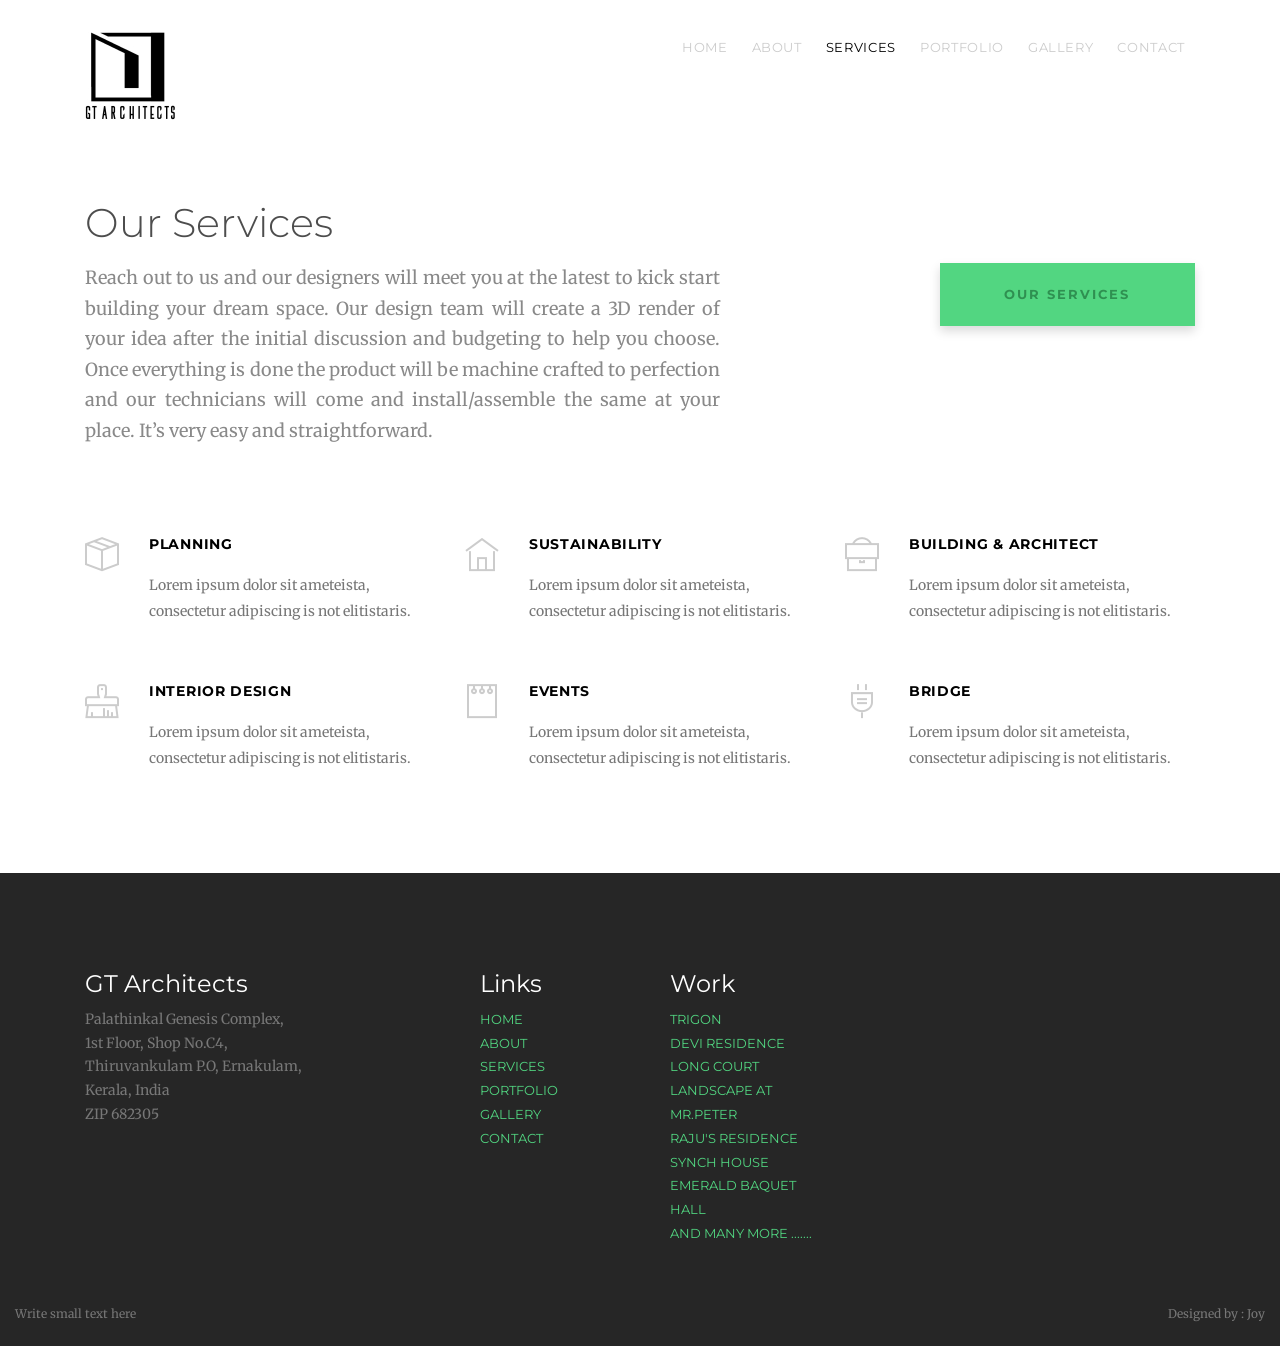
<file: original-site/services.html>
<!DOCTYPE HTML>

<html>
	<head>
	<meta charset="utf-8">
	<meta http-equiv="X-UA-Compatible" content="IE=edge">
	
	<title>Welcome to G.T. Architects - SERVICES </title>

	<meta name="viewport" content="width=device-width, initial-scale=1">
	<meta name="description" content="Free HTML5 Website Template by FreeHTML5.co" />
	<meta name="keywords" content="free website templates, free html5, free template, free bootstrap, free website template, html5, css3, mobile first, responsive" />
	<meta name="author" content="Mathai Joy" />

  	<!-- Facebook and Twitter integration -->
	<meta property="og:title" content=""/>
	<meta property="og:image" content=""/>
	<meta property="og:url" content=""/>
	<meta property="og:site_name" content=""/>
	<meta property="og:description" content=""/>
	<meta name="twitter:title" content="" />
	<meta name="twitter:image" content="" />
	<meta name="twitter:url" content="" />
	<meta name="twitter:card" content="" />

	<link href="https://fonts.googleapis.com/css?family=Merriweather:300,400|Montserrat:400,700" rel="stylesheet">
	
	<!-- Animate.css -->
	<link rel="stylesheet" href="css/animate.css">
	<!-- Icomoon Icon Fonts-->
	<link rel="stylesheet" href="css/icomoon.css">
	<!-- Themify Icons-->
	<link rel="stylesheet" href="css/themify-icons.css">
	<!-- Bootstrap  -->
	<link rel="stylesheet" href="css/bootstrap.css">

	<!-- Owl Carousel  -->
	<link rel="stylesheet" href="css/owl.carousel.min.css">
	<link rel="stylesheet" href="css/owl.theme.default.min.css">

	<!-- Theme style  -->
	<link rel="stylesheet" href="css/style.css">

	<!-- Modernizr JS -->
	<script src="js/modernizr-2.6.2.min.js"></script>
	<!-- FOR IE9 below -->
	<!--[if lt IE 9]>
	<script src="js/respond.min.js"></script>
	<![endif]-->

	</head>
	<body>
		
	<div class="gtco-loader"></div>
	
	<div id="page">

		<nav class="gtco-nav" role="navigation">
			<div class="gtco-container">
<!--   ********************************************************************************************************* -->				
			<div class="row">
					<div class="col-sm-2 col-xs-12">
								
<!--		LOGO ==>			<div id="gtco-logo"><a href="index.html">G. T. <u>Architects</u></div>  -->
								
								<div id="gtco-logo"><a href="index.html"> <img src="images/logo2.jpg" alt="LOGO"></u></div>								
								
								
					</div>
					<div class="col-xs-10 text-right menu-1">
						<ul>
						   <li><a href="index.html">Home</a></li>
							<li><a href="about.html">About</a></li>
		<li class="active"><a href="services.html">Services</a>	</li>
							<li><a href="portfolio.html">Portfolio</a></li>
							<li><a href="gallery.html">GALLERY</a></li>	
							<li><a href="contact.html">Contact</a></li>
						</ul>
					</div>	
				
				
	
<!--  ------------------------------------------------------------------------------------  -->

				</div>
				
			</div>
		</nav>

		

		<div class="gtco-section gtco-services">
			<div class="gtco-container">
				<div class="row gtco-heading">
					<div class="col-md-7 text-left">
						<h2>Our Services</h2>
<p align = "justify">
Reach out to us and our designers will meet you at the latest to kick start building your dream space. 
Our design team will create a 3D render of your idea after the initial discussion and budgeting to help you choose. 
Once everything is done the product will be machine crafted to perfection and 
our technicians will come and install/assemble the same at your place. It’s very easy and straightforward.
					
</p>
					</div>

<!--           ---------------------------------------------------------------------------     Green Box  --  -->

				<div class="col-md-3 col-md-push-2 text-center">
						<p class="mt-md"><a href="#" class="btn btn-special btn-block"> OUR SERVICES </a></p>
					</div>
					</div>
				
				
				<!--           ---------------------------------------------------------------------------     Types of Service  --  -->
				
<div class="row">

		<!--           ------------------ Planning  -->
					<div class="col-md-4 col-sm-6 col-xs-12">
						<div class="feature-left">
							<i class="ti-package icon"></i>
							<div class="copy">
								<h3>Planning</h3>
								<p>Lorem ipsum dolor sit ameteista, consectetur adipiscing is not elitistaris.</p>
<!--								<p><a href="#" class="gtco-more">Learn more</a></p>  -->
							</div>
						</div>
					</div>

				<!--           ------------------ Sustainability  -->

				<div class="clearfix visible-md-block"></div>
					<div class="col-md-4 col-sm-6 col-xs-12">
						<div class="feature-left">
							<i class="ti-home icon"></i>
							<div class="copy">
								<h3>Sustainability</h3>
								<p>Lorem ipsum dolor sit ameteista, consectetur adipiscing is not elitistaris.</p>
<!--								<p><a href="#" class="gtco-more">Learn more</a></p>  -->

							</div>
						</div>
					</div>

		<!--           ------------------ Building &amp; Architect  -->
				<div class="clearfix visible-md-block"></div>
					<div class="col-md-4 col-sm-6 col-xs-12">
						<div class="feature-left">
							<i class="ti-briefcase icon"></i>
							<div class="copy">
								<h3>Building &amp; Architect</h3>
								<p>Lorem ipsum dolor sit ameteista, consectetur adipiscing is not elitistaris.</p>
<!--								<p><a href="#" class="gtco-more">Learn more</a></p>  -->
							</div>
						</div>
					</div>


		<!--           ------------------ Building &amp; Architect  -->
				<div class="clearfix visible-sm-block"> </div>
					<div class="col-md-4 col-sm-6 col-xs-12">
						<div class="feature-left">
							<i class="ti-brush-alt icon"></i>
							<div class="copy">
								<h3>Interior Design</h3>
								<p>Lorem ipsum dolor sit ameteista, consectetur adipiscing is not elitistaris.</p>
<!--								<p><a href="#" class="gtco-more">Learn more</a></p>  -->
							</div>
						</div>
					</div>
					

		<!--           ------------------ Events  -->
				<div class="clearfix visible-sm-block"></div>
					<div class="col-md-4 col-sm-6 col-xs-12">
						<div class="feature-left">
							<i class="ti-notepad icon"></i>
							<div class="copy">
								<h3>Events</h3>
								<p>Lorem ipsum dolor sit ameteista, consectetur adipiscing is not elitistaris.</p>
<!--								<p><a href="#" class="gtco-more">Learn more</a></p>  -->
							</div>
						</div>
					</div>

		<!--           ------------------ Bridge  -->
				<div class="clearfix visible-sm-block"></div>
					<div class="col-md-4 col-sm-6 col-xs-12">
						<div class="feature-left">
							<i class="ti-plug icon"></i>
							<div class="copy">
								<h3>Bridge</h3>
								<p>Lorem ipsum dolor sit ameteista, consectetur adipiscing is not elitistaris.</p>
<!--								<p><a href="#" class="gtco-more">Learn more</a></p>  -->
							</div>
						</div>
					</div>
					
					

</div>

			</div>
		</div>
		<!-- **************************************************************END of Services -->

		<!-- **************************************************************Start of NEWS  BLOCKED -->
	<!--	<div class="gtco-section">
			<div class="gtco-container">
				<div class="row">
					<div class="col-md-6 gtco-news">
						<h2>News</h2>	
						<ul>
							<li>
								<a href="#">
									<span class="post-date">September 10, 2016</span>
									<h3>Manila Bridge Re-construction</h3>
									<p>Lorem ipsum dolor sit amet, consectetur adipiscing elit. Phasellus placerat enim et urna sagittis, rhoncus euismod...</p>
								</a>
							</li>

							<li>
								<a href="#">
									<span class="post-date">September 10, 2016</span>
									<h3>Manila Bridge Re-construction</h3>
									<p>Lorem ipsum dolor sit amet, consectetur adipiscing elit. Phasellus placerat enim et urna sagittis, rhoncus euismod...</p>
								</a>
							</li>

							<li>
								<a href="#">
									<span class="post-date">September 10, 2016</span>
									<h3>Manila Bridge Re-construction</h3>
									<p>Lorem ipsum dolor sit amet, consectetur adipiscing elit. Phasellus placerat enim et urna sagittis, rhoncus euismod...</p>
								</a>
							</li>
						</ul>
						<p><a href="#" class="btn btn-sm btn-special">More News</a></p>
					</div>
-->

					<!-- ************************************************************************************END News -->


		<!-- **************************************************************Start of Testimonials  BLOCKED -->
<!--
					<div class="col-md-5 col-md-push-1 gtco-testimonials">
						<h2>Testimonials</h2>
						<blockquote>
							<p>&ldquo;Lorem ipsum dolor sit amet, consectetur adipiscing elit. Phasellus placerat enim et urna sagittis, rhoncus euismod erat tincidunt. Donec tincidunt volutpat erat.&ldquo;</p>
							<p class="author"><cite>&mdash; John Doe Dueller</cite></p>
						</blockquote>
						<blockquote>
							<p>&ldquo;Lorem ipsum dolor sit amet, consectetur adipiscing elit. Phasellus placerat enim et urna sagittis, rhoncus euismod erat tincidunt. Donec tincidunt volutpat erat.&ldquo;</p>
							<p class="author"><cite>&mdash; John Doe Dueller</cite></p>
						</blockquote>
					</div>
				</div>
			</div>
		</div>
		-->
		<!-- *************************************************************************END of Testimonials -->


<!-- *************************************************************************Start Of 3Box TEXT Blocked -->
	<!--	<div class="gtco-section gto-features">
			<div class="gtco-container">
				<div class="row">
					<div class="col-md-4">
						<div class="feature-left">
							<i class="ti-zip icon"></i>
							<div class="copy">
								<h3>Architect</h3>
								<p>Lorem ipsum dolor sit ameteista, consectetur adipiscing is not elitistaris.</p>
								<p><a href="#" class="gtco-more">Learn more</a></p>
							</div>
						</div>
					</div>
					<div class="col-md-4">
						<div class="feature-left">
							<i class="ti-hummer icon"></i>
							<div class="copy">
								<h3>Planning</h3>
								<p>Lorem ipsum dolor sit ameteista, consectetur adipiscing is not elitistaris.</p>
								<p><a href="#" class="gtco-more">Learn more</a></p>
							</div>
						</div>
					</div>
					<div class="col-md-4">
						<div class="feature-left">
							<i class="ti-plug icon"></i>
							<div class="copy">
								<h3>Parks &amp; Events</h3>
								<p>Lorem ipsum dolor sit ameteista, consectetur adipiscing is not elitistaris.</p>
								<p><a href="#" class="gtco-more">Learn more</a></p>
							</div>
						</div>
					</div>
				</div>
			</div>
		</div>
-->
<!-- *************************************************************************END Of 3Box TEXT Blocked -->


		<footer id="gtco-footer" class="gtco-section" role="contentinfo">
			<div class="gtco-container">
				<div class="row row-pb-md">
					<div class="col-md-4 gtco-widget gtco-footer-paragraph">
					
<h3> 	GT Architects </h3>
<p>
Palathinkal Genesis Complex,<br> 
1st Floor, Shop No.C4,<br> 
Thiruvankulam P.O, Ernakulam,<br> 
Kerala, India <br>
ZIP 682305<br>
</p>

					</div>

					<div class="col-md-4">
						<div class="row">
							<div class="col-md-6 gtco-footer-link">
								<h3>Links</h3>
								<ul class="gtco-list-link">


							<li><a href="index.html">Home</a></li>
							<li><a href="about.html">About</a></li>
							<li><a href="services.html">Services</a>	</li>
							<li><a href="portfolio.html">Portfolio</a></li>
							<li><a href="gallery.html">GALLERY</a></li>	
							<li><a href="contact.html">Contact</a></li>
	

<!-- 								****************************************************************     -->

								</ul>
							</div>
							<div class="col-md-6 gtco-footer-link">
								<h3>Work</h3>



  <ul class="gtco-list-link">
	 <li><a href="#">TRIGON</a></li>
    <li><a href="#">DEVI RESIDENCE</a></li>
    <li><a href="#">LONG COURT</a></li>
    <li><a href="#">LANDSCAPE AT MR.PETER</a></li>
    <li><a href="#">RAJU's RESIDENCE</a></li>
    <li><a href="#">SYNCH HOUSE</a></li>
    <li><a href="#">EMERALD BAQUET HALL</a></li>
    <li><a href="#">and Many More .......</a></li>

	</ul>								


							</div>
						</div>
					</div>

		<!-- 														Email   					-->
					</div></div>
<!--	 ************************************************************************************************ -->				
					
						<div class="col-md-6 text-left">
							<p><small> Write small text here </small></p>
						</div>
					
						<div class="col-md-6 text-right">
							<p><small>Designed by : Joy 
						</div>

		</footer>
		<!-- *********************************************************************************END footer -->

	</div>

	<div class="gototop js-top">
		<a href="#" class="js-gotop"><i class="icon-arrow-up"></i></a>
	</div>
	
	<!-- jQuery -->
	<script src="js/jquery.min.js"></script>
	<!-- jQuery Easing -->
	<script src="js/jquery.easing.1.3.js"></script>
	<!-- Bootstrap -->
	<script src="js/bootstrap.min.js"></script>
	<!-- Waypoints -->
	<script src="js/jquery.waypoints.min.js"></script>
	<!-- Carousel -->
	<script src="js/owl.carousel.min.js"></script>
	<!-- Main -->
	<script src="js/main.js"></script>

	</body>
</html>
</file>
<file: original-site/css/icomoon.css>
@font-face {
  font-family: 'icomoon';
  src:  url('../fonts/icomoon/icomoon.eot?6iuir');
  src:  url('../fonts/icomoon/icomoon.eot?6iuir#iefix') format('embedded-opentype'),
    url('../fonts/icomoon/icomoon.ttf?6iuir') format('truetype'),
    url('../fonts/icomoon/icomoon.woff?6iuir') format('woff'),
    url('../fonts/icomoon/icomoon.svg?6iuir#icomoon') format('svg');
  font-weight: normal;
  font-style: normal;
}

[class^="icon-"], [class*=" icon-"] {
  /* use !important to prevent issues with browser extensions that change fonts */
  font-family: 'icomoon' !important;
  speak: none;
  font-style: normal;
  font-weight: normal;
  font-variant: normal;
  text-transform: none;
  line-height: 1;

  /* Better Font Rendering =========== */
  -webkit-font-smoothing: antialiased;
  -moz-osx-font-smoothing: grayscale;
}

.icon-eye:before {
  content: "\e000";
}
.icon-paper-clip:before {
  content: "\e001";
}
.icon-mail:before {
  content: "\e002";
}
.icon-toggle:before {
  content: "\e003";
}
.icon-layout:before {
  content: "\e004";
}
.icon-link:before {
  content: "\e005";
}
.icon-bell:before {
  content: "\e006";
}
.icon-lock:before {
  content: "\e007";
}
.icon-unlock:before {
  content: "\e008";
}
.icon-ribbon:before {
  content: "\e009";
}
.icon-image:before {
  content: "\e010";
}
.icon-signal:before {
  content: "\e011";
}
.icon-target:before {
  content: "\e012";
}
.icon-clipboard:before {
  content: "\e013";
}
.icon-clock:before {
  content: "\e014";
}
.icon-watch:before {
  content: "\e015";
}
.icon-air-play:before {
  content: "\e016";
}
.icon-camera:before {
  content: "\e017";
}
.icon-video:before {
  content: "\e018";
}
.icon-disc:before {
  content: "\e019";
}
.icon-printer:before {
  content: "\e020";
}
.icon-monitor:before {
  content: "\e021";
}
.icon-server:before {
  content: "\e022";
}
.icon-cog:before {
  content: "\e023";
}
.icon-heart:before {
  content: "\e024";
}
.icon-paragraph:before {
  content: "\e025";
}
.icon-align-justify:before {
  content: "\e026";
}
.icon-align-left:before {
  content: "\e027";
}
.icon-align-center:before {
  content: "\e028";
}
.icon-align-right:before {
  content: "\e029";
}
.icon-book:before {
  content: "\e030";
}
.icon-layers:before {
  content: "\e031";
}
.icon-stack:before {
  content: "\e032";
}
.icon-stack-2:before {
  content: "\e033";
}
.icon-paper:before {
  content: "\e034";
}
.icon-paper-stack:before {
  content: "\e035";
}
.icon-search:before {
  content: "\e036";
}
.icon-zoom-in:before {
  content: "\e037";
}
.icon-zoom-out:before {
  content: "\e038";
}
.icon-reply:before {
  content: "\e039";
}
.icon-circle-plus:before {
  content: "\e040";
}
.icon-circle-minus:before {
  content: "\e041";
}
.icon-circle-check:before {
  content: "\e042";
}
.icon-circle-cross:before {
  content: "\e043";
}
.icon-square-plus:before {
  content: "\e044";
}
.icon-square-minus:before {
  content: "\e045";
}
.icon-square-check:before {
  content: "\e046";
}
.icon-square-cross:before {
  content: "\e047";
}
.icon-microphone:before {
  content: "\e048";
}
.icon-record:before {
  content: "\e049";
}
.icon-skip-back:before {
  content: "\e050";
}
.icon-rewind:before {
  content: "\e051";
}
.icon-play:before {
  content: "\e052";
}
.icon-pause:before {
  content: "\e053";
}
.icon-stop:before {
  content: "\e054";
}
.icon-fast-forward:before {
  content: "\e055";
}
.icon-skip-forward:before {
  content: "\e056";
}
.icon-shuffle:before {
  content: "\e057";
}
.icon-repeat:before {
  content: "\e058";
}
.icon-folder:before {
  content: "\e059";
}
.icon-umbrella:before {
  content: "\e060";
}
.icon-moon:before {
  content: "\e061";
}
.icon-thermometer:before {
  content: "\e062";
}
.icon-drop:before {
  content: "\e063";
}
.icon-sun:before {
  content: "\e064";
}
.icon-cloud:before {
  content: "\e065";
}
.icon-cloud-upload:before {
  content: "\e066";
}
.icon-cloud-download:before {
  content: "\e067";
}
.icon-upload:before {
  content: "\e068";
}
.icon-download:before {
  content: "\e069";
}
.icon-location:before {
  content: "\e070";
}
.icon-location-2:before {
  content: "\e071";
}
.icon-map:before {
  content: "\e072";
}
.icon-battery:before {
  content: "\e073";
}
.icon-head:before {
  content: "\e074";
}
.icon-briefcase:before {
  content: "\e075";
}
.icon-speech-bubble:before {
  content: "\e076";
}
.icon-anchor:before {
  content: "\e077";
}
.icon-globe:before {
  content: "\e078";
}
.icon-box:before {
  content: "\e079";
}
.icon-reload:before {
  content: "\e080";
}
.icon-share:before {
  content: "\e081";
}
.icon-marquee:before {
  content: "\e082";
}
.icon-marquee-plus:before {
  content: "\e083";
}
.icon-marquee-minus:before {
  content: "\e084";
}
.icon-tag:before {
  content: "\e085";
}
.icon-power:before {
  content: "\e086";
}
.icon-command:before {
  content: "\e087";
}
.icon-alt:before {
  content: "\e088";
}
.icon-esc:before {
  content: "\e089";
}
.icon-bar-graph:before {
  content: "\e090";
}
.icon-bar-graph-2:before {
  content: "\e091";
}
.icon-pie-graph:before {
  content: "\e092";
}
.icon-star:before {
  content: "\e093";
}
.icon-arrow-left:before {
  content: "\e094";
}
.icon-arrow-right:before {
  content: "\e095";
}
.icon-arrow-up:before {
  content: "\e096";
}
.icon-arrow-down:before {
  content: "\e097";
}
.icon-volume:before {
  content: "\e098";
}
.icon-mute:before {
  content: "\e099";
}
.icon-content-right:before {
  content: "\e100";
}
.icon-content-left:before {
  content: "\e101";
}
.icon-grid:before {
  content: "\e102";
}
.icon-grid-2:before {
  content: "\e103";
}
.icon-columns:before {
  content: "\e104";
}
.icon-loader:before {
  content: "\e105";
}
.icon-bag:before {
  content: "\e106";
}
.icon-ban:before {
  content: "\e107";
}
.icon-flag:before {
  content: "\e108";
}
.icon-trash:before {
  content: "\e109";
}
.icon-expand:before {
  content: "\e110";
}
.icon-contract:before {
  content: "\e111";
}
.icon-maximize:before {
  content: "\e112";
}
.icon-minimize:before {
  content: "\e113";
}
.icon-plus:before {
  content: "\e114";
}
.icon-minus:before {
  content: "\e115";
}
.icon-check:before {
  content: "\e116";
}
.icon-cross:before {
  content: "\e117";
}
.icon-move:before {
  content: "\e118";
}
.icon-delete:before {
  content: "\e119";
}
.icon-menu:before {
  content: "\e120";
}
.icon-archive:before {
  content: "\e121";
}
.icon-inbox:before {
  content: "\e122";
}
.icon-outbox:before {
  content: "\e123";
}
.icon-file:before {
  content: "\e124";
}
.icon-file-add:before {
  content: "\e125";
}
.icon-file-subtract:before {
  content: "\e126";
}
.icon-help:before {
  content: "\e127";
}
.icon-open:before {
  content: "\e128";
}
.icon-ellipsis:before {
  content: "\e129";
}
.icon-add-to-list:before {
  content: "\e900";
}
.icon-classic-computer:before {
  content: "\e901";
}
.icon-controller-fast-backward:before {
  content: "\e902";
}
.icon-creative-commons-attribution:before {
  content: "\e903";
}
.icon-creative-commons-noderivs:before {
  content: "\e904";
}
.icon-creative-commons-noncommercial-eu:before {
  content: "\e905";
}
.icon-creative-commons-noncommercial-us:before {
  content: "\e906";
}
.icon-creative-commons-public-domain:before {
  content: "\e907";
}
.icon-creative-commons-remix:before {
  content: "\e908";
}
.icon-creative-commons-share:before {
  content: "\e909";
}
.icon-creative-commons-sharealike:before {
  content: "\e90a";
}
.icon-creative-commons:before {
  content: "\e90b";
}
.icon-document-landscape:before {
  content: "\e90c";
}
.icon-remove-user:before {
  content: "\e90d";
}
.icon-warning:before {
  content: "\e90e";
}
.icon-arrow-bold-down:before {
  content: "\e90f";
}
.icon-arrow-bold-left:before {
  content: "\e910";
}
.icon-arrow-bold-right:before {
  content: "\e911";
}
.icon-arrow-bold-up:before {
  content: "\e912";
}
.icon-arrow-down2:before {
  content: "\e913";
}
.icon-arrow-left2:before {
  content: "\e914";
}
.icon-arrow-long-down:before {
  content: "\e915";
}
.icon-arrow-long-left:before {
  content: "\e916";
}
.icon-arrow-long-right:before {
  content: "\e917";
}
.icon-arrow-long-up:before {
  content: "\e918";
}
.icon-arrow-right2:before {
  content: "\e919";
}
.icon-arrow-up2:before {
  content: "\e91a";
}
.icon-arrow-with-circle-down:before {
  content: "\e91b";
}
.icon-arrow-with-circle-left:before {
  content: "\e91c";
}
.icon-arrow-with-circle-right:before {
  content: "\e91d";
}
.icon-arrow-with-circle-up:before {
  content: "\e91e";
}
.icon-bookmark:before {
  content: "\e91f";
}
.icon-bookmarks:before {
  content: "\e920";
}
.icon-chevron-down:before {
  content: "\e921";
}
.icon-chevron-left:before {
  content: "\e922";
}
.icon-chevron-right:before {
  content: "\e923";
}
.icon-chevron-small-down:before {
  content: "\e924";
}
.icon-chevron-small-left:before {
  content: "\e925";
}
.icon-chevron-small-right:before {
  content: "\e926";
}
.icon-chevron-small-up:before {
  content: "\e927";
}
.icon-chevron-thin-down:before {
  content: "\e928";
}
.icon-chevron-thin-left:before {
  content: "\e929";
}
.icon-chevron-thin-right:before {
  content: "\e92a";
}
.icon-chevron-thin-up:before {
  content: "\e92b";
}
.icon-chevron-up:before {
  content: "\e92c";
}
.icon-chevron-with-circle-down:before {
  content: "\e92d";
}
.icon-chevron-with-circle-left:before {
  content: "\e92e";
}
.icon-chevron-with-circle-right:before {
  content: "\e92f";
}
.icon-chevron-with-circle-up:before {
  content: "\e930";
}
.icon-cloud2:before {
  content: "\e931";
}
.icon-controller-fast-forward:before {
  content: "\e932";
}
.icon-controller-jump-to-start:before {
  content: "\e933";
}
.icon-controller-next:before {
  content: "\e934";
}
.icon-controller-paus:before {
  content: "\e935";
}
.icon-controller-play:before {
  content: "\e936";
}
.icon-controller-record:before {
  content: "\e937";
}
.icon-controller-stop:before {
  content: "\e938";
}
.icon-controller-volume:before {
  content: "\e939";
}
.icon-dot-single:before {
  content: "\e93a";
}
.icon-dots-three-horizontal:before {
  content: "\e93b";
}
.icon-dots-three-vertical:before {
  content: "\e93c";
}
.icon-dots-two-horizontal:before {
  content: "\e93d";
}
.icon-dots-two-vertical:before {
  content: "\e93e";
}
.icon-download2:before {
  content: "\e93f";
}
.icon-emoji-flirt:before {
  content: "\e940";
}
.icon-flow-branch:before {
  content: "\e941";
}
.icon-flow-cascade:before {
  content: "\e942";
}
.icon-flow-line:before {
  content: "\e943";
}
.icon-flow-parallel:before {
  content: "\e944";
}
.icon-flow-tree:before {
  content: "\e945";
}
.icon-install:before {
  content: "\e946";
}
.icon-layers2:before {
  content: "\e947";
}
.icon-open-book:before {
  content: "\e948";
}
.icon-resize-100:before {
  content: "\e949";
}
.icon-resize-full-screen:before {
  content: "\e94a";
}
.icon-save:before {
  content: "\e94b";
}
.icon-select-arrows:before {
  content: "\e94c";
}
.icon-sound-mute:before {
  content: "\e94d";
}
.icon-sound:before {
  content: "\e94e";
}
.icon-trash2:before {
  content: "\e94f";
}
.icon-triangle-down:before {
  content: "\e950";
}
.icon-triangle-left:before {
  content: "\e951";
}
.icon-triangle-right:before {
  content: "\e952";
}
.icon-triangle-up:before {
  content: "\e953";
}
.icon-uninstall:before {
  content: "\e954";
}
.icon-upload-to-cloud:before {
  content: "\e955";
}
.icon-upload2:before {
  content: "\e956";
}
.icon-add-user:before {
  content: "\e957";
}
.icon-address:before {
  content: "\e958";
}
.icon-adjust:before {
  content: "\e959";
}
.icon-air:before {
  content: "\e95a";
}
.icon-aircraft-landing:before {
  content: "\e95b";
}
.icon-aircraft-take-off:before {
  content: "\e95c";
}
.icon-aircraft:before {
  content: "\e95d";
}
.icon-align-bottom:before {
  content: "\e95e";
}
.icon-align-horizontal-middle:before {
  content: "\e95f";
}
.icon-align-left2:before {
  content: "\e960";
}
.icon-align-right2:before {
  content: "\e961";
}
.icon-align-top:before {
  content: "\e962";
}
.icon-align-vertical-middle:before {
  content: "\e963";
}
.icon-archive2:before {
  content: "\e964";
}
.icon-area-graph:before {
  content: "\e965";
}
.icon-attachment:before {
  content: "\e966";
}
.icon-awareness-ribbon:before {
  content: "\e967";
}
.icon-back-in-time:before {
  content: "\e968";
}
.icon-back:before {
  content: "\e969";
}
.icon-bar-graph2:before {
  content: "\e96a";
}
.icon-battery2:before {
  content: "\e96b";
}
.icon-beamed-note:before {
  content: "\e96c";
}
.icon-bell2:before {
  content: "\e96d";
}
.icon-blackboard:before {
  content: "\e96e";
}
.icon-block:before {
  content: "\e96f";
}
.icon-book2:before {
  content: "\e970";
}
.icon-bowl:before {
  content: "\e971";
}
.icon-box2:before {
  content: "\e972";
}
.icon-briefcase2:before {
  content: "\e973";
}
.icon-browser:before {
  content: "\e974";
}
.icon-brush:before {
  content: "\e975";
}
.icon-bucket:before {
  content: "\e976";
}
.icon-cake:before {
  content: "\e977";
}
.icon-calculator:before {
  content: "\e978";
}
.icon-calendar:before {
  content: "\e979";
}
.icon-camera2:before {
  content: "\e97a";
}
.icon-ccw:before {
  content: "\e97b";
}
.icon-chat:before {
  content: "\e97c";
}
.icon-check2:before {
  content: "\e97d";
}
.icon-circle-with-cross:before {
  content: "\e97e";
}
.icon-circle-with-minus:before {
  content: "\e97f";
}
.icon-circle-with-plus:before {
  content: "\e980";
}
.icon-circle:before {
  content: "\e981";
}
.icon-circular-graph:before {
  content: "\e982";
}
.icon-clapperboard:before {
  content: "\e983";
}
.icon-clipboard2:before {
  content: "\e984";
}
.icon-clock2:before {
  content: "\e985";
}
.icon-code:before {
  content: "\e986";
}
.icon-cog2:before {
  content: "\e987";
}
.icon-colours:before {
  content: "\e988";
}
.icon-compass:before {
  content: "\e989";
}
.icon-copy:before {
  content: "\e98a";
}
.icon-credit-card:before {
  content: "\e98b";
}
.icon-credit:before {
  content: "\e98c";
}
.icon-cross2:before {
  content: "\e98d";
}
.icon-cup:before {
  content: "\e98e";
}
.icon-cw:before {
  content: "\e98f";
}
.icon-cycle:before {
  content: "\e990";
}
.icon-database:before {
  content: "\e991";
}
.icon-dial-pad:before {
  content: "\e992";
}
.icon-direction:before {
  content: "\e993";
}
.icon-document:before {
  content: "\e994";
}
.icon-documents:before {
  content: "\e995";
}
.icon-drink:before {
  content: "\e996";
}
.icon-drive:before {
  content: "\e997";
}
.icon-drop2:before {
  content: "\e998";
}
.icon-edit:before {
  content: "\e999";
}
.icon-email:before {
  content: "\e99a";
}
.icon-emoji-happy:before {
  content: "\e99b";
}
.icon-emoji-neutral:before {
  content: "\e99c";
}
.icon-emoji-sad:before {
  content: "\e99d";
}
.icon-erase:before {
  content: "\e99e";
}
.icon-eraser:before {
  content: "\e99f";
}
.icon-export:before {
  content: "\e9a0";
}
.icon-eye2:before {
  content: "\e9a1";
}
.icon-feather:before {
  content: "\e9a2";
}
.icon-flag2:before {
  content: "\e9a3";
}
.icon-flash:before {
  content: "\e9a4";
}
.icon-flashlight:before {
  content: "\e9a5";
}
.icon-flat-brush:before {
  content: "\e9a6";
}
.icon-folder-images:before {
  content: "\e9a7";
}
.icon-folder-music:before {
  content: "\e9a8";
}
.icon-folder-video:before {
  content: "\e9a9";
}
.icon-folder2:before {
  content: "\e9aa";
}
.icon-forward:before {
  content: "\e9ab";
}
.icon-funnel:before {
  content: "\e9ac";
}
.icon-game-controller:before {
  content: "\e9ad";
}
.icon-gauge:before {
  content: "\e9ae";
}
.icon-globe2:before {
  content: "\e9af";
}
.icon-graduation-cap:before {
  content: "\e9b0";
}
.icon-grid2:before {
  content: "\e9b1";
}
.icon-hair-cross:before {
  content: "\e9b2";
}
.icon-hand:before {
  content: "\e9b3";
}
.icon-heart-outlined:before {
  content: "\e9b4";
}
.icon-heart2:before {
  content: "\e9b5";
}
.icon-help-with-circle:before {
  content: "\e9b6";
}
.icon-help2:before {
  content: "\e9b7";
}
.icon-home:before {
  content: "\e9b8";
}
.icon-hour-glass:before {
  content: "\e9b9";
}
.icon-image-inverted:before {
  content: "\e9ba";
}
.icon-image2:before {
  content: "\e9bb";
}
.icon-images:before {
  content: "\e9bc";
}
.icon-inbox2:before {
  content: "\e9bd";
}
.icon-infinity:before {
  content: "\e9be";
}
.icon-info-with-circle:before {
  content: "\e9bf";
}
.icon-info:before {
  content: "\e9c0";
}
.icon-key:before {
  content: "\e9c1";
}
.icon-keyboard:before {
  content: "\e9c2";
}
.icon-lab-flask:before {
  content: "\e9c3";
}
.icon-landline:before {
  content: "\e9c4";
}
.icon-language:before {
  content: "\e9c5";
}
.icon-laptop:before {
  content: "\e9c6";
}
.icon-leaf:before {
  content: "\e9c7";
}
.icon-level-down:before {
  content: "\e9c8";
}
.icon-level-up:before {
  content: "\e9c9";
}
.icon-lifebuoy:before {
  content: "\e9ca";
}
.icon-light-bulb:before {
  content: "\e9cb";
}
.icon-light-down:before {
  content: "\e9cc";
}
.icon-light-up:before {
  content: "\e9cd";
}
.icon-line-graph:before {
  content: "\e9ce";
}
.icon-link2:before {
  content: "\e9cf";
}
.icon-list:before {
  content: "\e9d0";
}
.icon-location-pin:before {
  content: "\e9d1";
}
.icon-location2:before {
  content: "\e9d2";
}
.icon-lock-open:before {
  content: "\e9d3";
}
.icon-lock2:before {
  content: "\e9d4";
}
.icon-log-out:before {
  content: "\e9d5";
}
.icon-login:before {
  content: "\e9d6";
}
.icon-loop:before {
  content: "\e9d7";
}
.icon-magnet:before {
  content: "\e9d8";
}
.icon-magnifying-glass:before {
  content: "\e9d9";
}
.icon-mail2:before {
  content: "\e9da";
}
.icon-man:before {
  content: "\e9db";
}
.icon-map2:before {
  content: "\e9dc";
}
.icon-mask:before {
  content: "\e9dd";
}
.icon-medal:before {
  content: "\e9de";
}
.icon-megaphone:before {
  content: "\e9df";
}
.icon-menu2:before {
  content: "\e9e0";
}
.icon-message:before {
  content: "\e9e1";
}
.icon-mic:before {
  content: "\e9e2";
}
.icon-minus2:before {
  content: "\e9e3";
}
.icon-mobile:before {
  content: "\e9e4";
}
.icon-modern-mic:before {
  content: "\e9e5";
}
.icon-moon2:before {
  content: "\e9e6";
}
.icon-mouse:before {
  content: "\e9e7";
}
.icon-music:before {
  content: "\e9e8";
}
.icon-network:before {
  content: "\e9e9";
}
.icon-new-message:before {
  content: "\e9ea";
}
.icon-new:before {
  content: "\e9eb";
}
.icon-news:before {
  content: "\e9ec";
}
.icon-note:before {
  content: "\e9ed";
}
.icon-notification:before {
  content: "\e9ee";
}
.icon-old-mobile:before {
  content: "\e9ef";
}
.icon-old-phone:before {
  content: "\e9f0";
}
.icon-palette:before {
  content: "\e9f1";
}
.icon-paper-plane:before {
  content: "\e9f2";
}
.icon-pencil:before {
  content: "\e9f3";
}
.icon-phone:before {
  content: "\e9f4";
}
.icon-pie-chart:before {
  content: "\e9f5";
}
.icon-pin:before {
  content: "\e9f6";
}
.icon-plus2:before {
  content: "\e9f7";
}
.icon-popup:before {
  content: "\e9f8";
}
.icon-power-plug:before {
  content: "\e9f9";
}
.icon-price-ribbon:before {
  content: "\e9fa";
}
.icon-price-tag:before {
  content: "\e9fb";
}
.icon-print:before {
  content: "\e9fc";
}
.icon-progress-empty:before {
  content: "\e9fd";
}
.icon-progress-full:before {
  content: "\e9fe";
}
.icon-progress-one:before {
  content: "\e9ff";
}
.icon-progress-two:before {
  content: "\ea00";
}
.icon-publish:before {
  content: "\ea01";
}
.icon-quote:before {
  content: "\ea02";
}
.icon-radio:before {
  content: "\ea03";
}
.icon-reply-all:before {
  content: "\ea04";
}
.icon-reply2:before {
  content: "\ea05";
}
.icon-retweet:before {
  content: "\ea06";
}
.icon-rocket:before {
  content: "\ea07";
}
.icon-round-brush:before {
  content: "\ea08";
}
.icon-rss:before {
  content: "\ea09";
}
.icon-ruler:before {
  content: "\ea0a";
}
.icon-scissors:before {
  content: "\ea0b";
}
.icon-share-alternitive:before {
  content: "\ea0c";
}
.icon-share2:before {
  content: "\ea0d";
}
.icon-shareable:before {
  content: "\ea0e";
}
.icon-shield:before {
  content: "\ea0f";
}
.icon-shop:before {
  content: "\ea10";
}
.icon-shopping-bag:before {
  content: "\ea11";
}
.icon-shopping-basket:before {
  content: "\ea12";
}
.icon-shopping-cart:before {
  content: "\ea13";
}
.icon-shuffle2:before {
  content: "\ea14";
}
.icon-signal2:before {
  content: "\ea15";
}
.icon-sound-mix:before {
  content: "\ea16";
}
.icon-sports-club:before {
  content: "\ea17";
}
.icon-spreadsheet:before {
  content: "\ea18";
}
.icon-squared-cross:before {
  content: "\ea19";
}
.icon-squared-minus:before {
  content: "\ea1a";
}
.icon-squared-plus:before {
  content: "\ea1b";
}
.icon-star-outlined:before {
  content: "\ea1c";
}
.icon-star2:before {
  content: "\ea1d";
}
.icon-stopwatch:before {
  content: "\ea1e";
}
.icon-suitcase:before {
  content: "\ea1f";
}
.icon-swap:before {
  content: "\ea20";
}
.icon-sweden:before {
  content: "\ea21";
}
.icon-switch:before {
  content: "\ea22";
}
.icon-tablet:before {
  content: "\ea23";
}
.icon-tag2:before {
  content: "\ea24";
}
.icon-text-document-inverted:before {
  content: "\ea25";
}
.icon-text-document:before {
  content: "\ea26";
}
.icon-text:before {
  content: "\ea27";
}
.icon-thermometer2:before {
  content: "\ea28";
}
.icon-thumbs-down:before {
  content: "\ea29";
}
.icon-thumbs-up:before {
  content: "\ea2a";
}
.icon-thunder-cloud:before {
  content: "\ea2b";
}
.icon-ticket:before {
  content: "\ea2c";
}
.icon-time-slot:before {
  content: "\ea2d";
}
.icon-tools:before {
  content: "\ea2e";
}
.icon-traffic-cone:before {
  content: "\ea2f";
}
.icon-tree:before {
  content: "\ea30";
}
.icon-trophy:before {
  content: "\ea31";
}
.icon-tv:before {
  content: "\ea32";
}
.icon-typing:before {
  content: "\ea33";
}
.icon-unread:before {
  content: "\ea34";
}
.icon-untag:before {
  content: "\ea35";
}
.icon-user:before {
  content: "\ea36";
}
.icon-users:before {
  content: "\ea37";
}
.icon-v-card:before {
  content: "\ea38";
}
.icon-video2:before {
  content: "\ea39";
}
.icon-vinyl:before {
  content: "\ea3a";
}
.icon-voicemail:before {
  content: "\ea3b";
}
.icon-wallet:before {
  content: "\ea3c";
}
.icon-water:before {
  content: "\ea3d";
}
.icon-px-with-circle:before {
  content: "\ea3e";
}
.icon-px:before {
  content: "\ea3f";
}
.icon-basecamp:before {
  content: "\ea40";
}
.icon-behance:before {
  content: "\ea41";
}
.icon-creative-cloud:before {
  content: "\ea42";
}
.icon-dropbox:before {
  content: "\ea43";
}
.icon-evernote:before {
  content: "\ea44";
}
.icon-flattr:before {
  content: "\ea45";
}
.icon-foursquare:before {
  content: "\ea46";
}
.icon-google-drive:before {
  content: "\ea47";
}
.icon-google-hangouts:before {
  content: "\ea48";
}
.icon-grooveshark:before {
  content: "\ea49";
}
.icon-icloud:before {
  content: "\ea4a";
}
.icon-mixi:before {
  content: "\ea4b";
}
.icon-onedrive:before {
  content: "\ea4c";
}
.icon-paypal:before {
  content: "\ea4d";
}
.icon-picasa:before {
  content: "\ea4e";
}
.icon-qq:before {
  content: "\ea4f";
}
.icon-rdio-with-circle:before {
  content: "\ea50";
}
.icon-renren:before {
  content: "\ea51";
}
.icon-scribd:before {
  content: "\ea52";
}
.icon-sina-weibo:before {
  content: "\ea53";
}
.icon-skype-with-circle:before {
  content: "\ea54";
}
.icon-skype:before {
  content: "\ea55";
}
.icon-slideshare:before {
  content: "\ea56";
}
.icon-smashing:before {
  content: "\ea57";
}
.icon-soundcloud:before {
  content: "\ea58";
}
.icon-spotify-with-circle:before {
  content: "\ea59";
}
.icon-spotify:before {
  content: "\ea5a";
}
.icon-swarm:before {
  content: "\ea5b";
}
.icon-vine-with-circle:before {
  content: "\ea5c";
}
.icon-vine:before {
  content: "\ea5d";
}
.icon-vk-alternitive:before {
  content: "\ea5e";
}
.icon-vk-with-circle:before {
  content: "\ea5f";
}
.icon-vk:before {
  content: "\ea60";
}
.icon-xing-with-circle:before {
  content: "\ea61";
}
.icon-xing:before {
  content: "\ea62";
}
.icon-yelp:before {
  content: "\ea63";
}
.icon-dribbble-with-circle:before {
  content: "\ea64";
}
.icon-dribbble:before {
  content: "\ea65";
}
.icon-facebook-with-circle:before {
  content: "\ea66";
}
.icon-facebook:before {
  content: "\ea67";
}
.icon-flickr-with-circle:before {
  content: "\ea68";
}
.icon-flickr:before {
  content: "\ea69";
}
.icon-github-with-circle:before {
  content: "\ea6a";
}
.icon-github:before {
  content: "\ea6b";
}
.icon-google-with-circle:before {
  content: "\ea6c";
}
.icon-google:before {
  content: "\ea6d";
}
.icon-instagram-with-circle:before {
  content: "\ea6e";
}
.icon-instagram:before {
  content: "\ea6f";
}
.icon-lastfm-with-circle:before {
  content: "\ea70";
}
.icon-lastfm:before {
  content: "\ea71";
}
.icon-linkedin-with-circle:before {
  content: "\ea72";
}
.icon-linkedin:before {
  content: "\ea73";
}
.icon-pinterest-with-circle:before {
  content: "\ea74";
}
.icon-pinterest:before {
  content: "\ea75";
}
.icon-rdio:before {
  content: "\ea76";
}
.icon-stumbleupon-with-circle:before {
  content: "\ea77";
}
.icon-stumbleupon:before {
  content: "\ea78";
}
.icon-tumblr-with-circle:before {
  content: "\ea79";
}
.icon-tumblr:before {
  content: "\ea7a";
}
.icon-twitter-with-circle:before {
  content: "\ea7b";
}
.icon-twitter:before {
  content: "\ea7c";
}
.icon-vimeo-with-circle:before {
  content: "\ea7d";
}
.icon-vimeo:before {
  content: "\ea7e";
}
.icon-youtube-with-circle:before {
  content: "\ea7f";
}
.icon-youtube:before {
  content: "\ea80";
}
</file>
<file: original-site/css/themify-icons.css>
@font-face {
	font-family: 'themify';
	src:url('../fonts/themify-icons/themify.eot?-fvbane');
	src:url('../fonts/themify-icons/themify.eot?#iefix-fvbane') format('embedded-opentype'),
		url('../fonts/themify-icons/themify.woff?-fvbane') format('woff'),
		url('../fonts/themify-icons/themify.ttf?-fvbane') format('truetype'),
		url('../fonts/themify-icons/themify.svg?-fvbane#themify') format('svg');
	font-weight: normal;
	font-style: normal;
}

[class^="ti-"], [class*=" ti-"] {
	font-family: 'themify';
	speak: none;
	font-style: normal;
	font-weight: normal;
	font-variant: normal;
	text-transform: none;
	line-height: 1;

	/* Better Font Rendering =========== */
	-webkit-font-smoothing: antialiased;
	-moz-osx-font-smoothing: grayscale;
}

.ti-wand:before {
	content: "\e600";
}
.ti-volume:before {
	content: "\e601";
}
.ti-user:before {
	content: "\e602";
}
.ti-unlock:before {
	content: "\e603";
}
.ti-unlink:before {
	content: "\e604";
}
.ti-trash:before {
	content: "\e605";
}
.ti-thought:before {
	content: "\e606";
}
.ti-target:before {
	content: "\e607";
}
.ti-tag:before {
	content: "\e608";
}
.ti-tablet:before {
	content: "\e609";
}
.ti-star:before {
	content: "\e60a";
}
.ti-spray:before {
	content: "\e60b";
}
.ti-signal:before {
	content: "\e60c";
}
.ti-shopping-cart:before {
	content: "\e60d";
}
.ti-shopping-cart-full:before {
	content: "\e60e";
}
.ti-settings:before {
	content: "\e60f";
}
.ti-search:before {
	content: "\e610";
}
.ti-zoom-in:before {
	content: "\e611";
}
.ti-zoom-out:before {
	content: "\e612";
}
.ti-cut:before {
	content: "\e613";
}
.ti-ruler:before {
	content: "\e614";
}
.ti-ruler-pencil:before {
	content: "\e615";
}
.ti-ruler-alt:before {
	content: "\e616";
}
.ti-bookmark:before {
	content: "\e617";
}
.ti-bookmark-alt:before {
	content: "\e618";
}
.ti-reload:before {
	content: "\e619";
}
.ti-plus:before {
	content: "\e61a";
}
.ti-pin:before {
	content: "\e61b";
}
.ti-pencil:before {
	content: "\e61c";
}
.ti-pencil-alt:before {
	content: "\e61d";
}
.ti-paint-roller:before {
	content: "\e61e";
}
.ti-paint-bucket:before {
	content: "\e61f";
}
.ti-na:before {
	content: "\e620";
}
.ti-mobile:before {
	content: "\e621";
}
.ti-minus:before {
	content: "\e622";
}
.ti-medall:before {
	content: "\e623";
}
.ti-medall-alt:before {
	content: "\e624";
}
.ti-marker:before {
	content: "\e625";
}
.ti-marker-alt:before {
	content: "\e626";
}
.ti-arrow-up:before {
	content: "\e627";
}
.ti-arrow-right:before {
	content: "\e628";
}
.ti-arrow-left:before {
	content: "\e629";
}
.ti-arrow-down:before {
	content: "\e62a";
}
.ti-lock:before {
	content: "\e62b";
}
.ti-location-arrow:before {
	content: "\e62c";
}
.ti-link:before {
	content: "\e62d";
}
.ti-layout:before {
	content: "\e62e";
}
.ti-layers:before {
	content: "\e62f";
}
.ti-layers-alt:before {
	content: "\e630";
}
.ti-key:before {
	content: "\e631";
}
.ti-import:before {
	content: "\e632";
}
.ti-image:before {
	content: "\e633";
}
.ti-heart:before {
	content: "\e634";
}
.ti-heart-broken:before {
	content: "\e635";
}
.ti-hand-stop:before {
	content: "\e636";
}
.ti-hand-open:before {
	content: "\e637";
}
.ti-hand-drag:before {
	content: "\e638";
}
.ti-folder:before {
	content: "\e639";
}
.ti-flag:before {
	content: "\e63a";
}
.ti-flag-alt:before {
	content: "\e63b";
}
.ti-flag-alt-2:before {
	content: "\e63c";
}
.ti-eye:before {
	content: "\e63d";
}
.ti-export:before {
	content: "\e63e";
}
.ti-exchange-vertical:before {
	content: "\e63f";
}
.ti-desktop:before {
	content: "\e640";
}
.ti-cup:before {
	content: "\e641";
}
.ti-crown:before {
	content: "\e642";
}
.ti-comments:before {
	content: "\e643";
}
.ti-comment:before {
	content: "\e644";
}
.ti-comment-alt:before {
	content: "\e645";
}
.ti-close:before {
	content: "\e646";
}
.ti-clip:before {
	content: "\e647";
}
.ti-angle-up:before {
	content: "\e648";
}
.ti-angle-right:before {
	content: "\e649";
}
.ti-angle-left:before {
	content: "\e64a";
}
.ti-angle-down:before {
	content: "\e64b";
}
.ti-check:before {
	content: "\e64c";
}
.ti-check-box:before {
	content: "\e64d";
}
.ti-camera:before {
	content: "\e64e";
}
.ti-announcement:before {
	content: "\e64f";
}
.ti-brush:before {
	content: "\e650";
}
.ti-briefcase:before {
	content: "\e651";
}
.ti-bolt:before {
	content: "\e652";
}
.ti-bolt-alt:before {
	content: "\e653";
}
.ti-blackboard:before {
	content: "\e654";
}
.ti-bag:before {
	content: "\e655";
}
.ti-move:before {
	content: "\e656";
}
.ti-arrows-vertical:before {
	content: "\e657";
}
.ti-arrows-horizontal:before {
	content: "\e658";
}
.ti-fullscreen:before {
	content: "\e659";
}
.ti-arrow-top-right:before {
	content: "\e65a";
}
.ti-arrow-top-left:before {
	content: "\e65b";
}
.ti-arrow-circle-up:before {
	content: "\e65c";
}
.ti-arrow-circle-right:before {
	content: "\e65d";
}
.ti-arrow-circle-left:before {
	content: "\e65e";
}
.ti-arrow-circle-down:before {
	content: "\e65f";
}
.ti-angle-double-up:before {
	content: "\e660";
}
.ti-angle-double-right:before {
	content: "\e661";
}
.ti-angle-double-left:before {
	content: "\e662";
}
.ti-angle-double-down:before {
	content: "\e663";
}
.ti-zip:before {
	content: "\e664";
}
.ti-world:before {
	content: "\e665";
}
.ti-wheelchair:before {
	content: "\e666";
}
.ti-view-list:before {
	content: "\e667";
}
.ti-view-list-alt:before {
	content: "\e668";
}
.ti-view-grid:before {
	content: "\e669";
}
.ti-uppercase:before {
	content: "\e66a";
}
.ti-upload:before {
	content: "\e66b";
}
.ti-underline:before {
	content: "\e66c";
}
.ti-truck:before {
	content: "\e66d";
}
.ti-timer:before {
	content: "\e66e";
}
.ti-ticket:before {
	content: "\e66f";
}
.ti-thumb-up:before {
	content: "\e670";
}
.ti-thumb-down:before {
	content: "\e671";
}
.ti-text:before {
	content: "\e672";
}
.ti-stats-up:before {
	content: "\e673";
}
.ti-stats-down:before {
	content: "\e674";
}
.ti-split-v:before {
	content: "\e675";
}
.ti-split-h:before {
	content: "\e676";
}
.ti-smallcap:before {
	content: "\e677";
}
.ti-shine:before {
	content: "\e678";
}
.ti-shift-right:before {
	content: "\e679";
}
.ti-shift-left:before {
	content: "\e67a";
}
.ti-shield:before {
	content: "\e67b";
}
.ti-notepad:before {
	content: "\e67c";
}
.ti-server:before {
	content: "\e67d";
}
.ti-quote-right:before {
	content: "\e67e";
}
.ti-quote-left:before {
	content: "\e67f";
}
.ti-pulse:before {
	content: "\e680";
}
.ti-printer:before {
	content: "\e681";
}
.ti-power-off:before {
	content: "\e682";
}
.ti-plug:before {
	content: "\e683";
}
.ti-pie-chart:before {
	content: "\e684";
}
.ti-paragraph:before {
	content: "\e685";
}
.ti-panel:before {
	content: "\e686";
}
.ti-package:before {
	content: "\e687";
}
.ti-music:before {
	content: "\e688";
}
.ti-music-alt:before {
	content: "\e689";
}
.ti-mouse:before {
	content: "\e68a";
}
.ti-mouse-alt:before {
	content: "\e68b";
}
.ti-money:before {
	content: "\e68c";
}
.ti-microphone:before {
	content: "\e68d";
}
.ti-menu:before {
	content: "\e68e";
}
.ti-menu-alt:before {
	content: "\e68f";
}
.ti-map:before {
	content: "\e690";
}
.ti-map-alt:before {
	content: "\e691";
}
.ti-loop:before {
	content: "\e692";
}
.ti-location-pin:before {
	content: "\e693";
}
.ti-list:before {
	content: "\e694";
}
.ti-light-bulb:before {
	content: "\e695";
}
.ti-Italic:before {
	content: "\e696";
}
.ti-info:before {
	content: "\e697";
}
.ti-infinite:before {
	content: "\e698";
}
.ti-id-badge:before {
	content: "\e699";
}
.ti-hummer:before {
	content: "\e69a";
}
.ti-home:before {
	content: "\e69b";
}
.ti-help:before {
	content: "\e69c";
}
.ti-headphone:before {
	content: "\e69d";
}
.ti-harddrives:before {
	content: "\e69e";
}
.ti-harddrive:before {
	content: "\e69f";
}
.ti-gift:before {
	content: "\e6a0";
}
.ti-game:before {
	content: "\e6a1";
}
.ti-filter:before {
	content: "\e6a2";
}
.ti-files:before {
	content: "\e6a3";
}
.ti-file:before {
	content: "\e6a4";
}
.ti-eraser:before {
	content: "\e6a5";
}
.ti-envelope:before {
	content: "\e6a6";
}
.ti-download:before {
	content: "\e6a7";
}
.ti-direction:before {
	content: "\e6a8";
}
.ti-direction-alt:before {
	content: "\e6a9";
}
.ti-dashboard:before {
	content: "\e6aa";
}
.ti-control-stop:before {
	content: "\e6ab";
}
.ti-control-shuffle:before {
	content: "\e6ac";
}
.ti-control-play:before {
	content: "\e6ad";
}
.ti-control-pause:before {
	content: "\e6ae";
}
.ti-control-forward:before {
	content: "\e6af";
}
.ti-control-backward:before {
	content: "\e6b0";
}
.ti-cloud:before {
	content: "\e6b1";
}
.ti-cloud-up:before {
	content: "\e6b2";
}
.ti-cloud-down:before {
	content: "\e6b3";
}
.ti-clipboard:before {
	content: "\e6b4";
}
.ti-car:before {
	content: "\e6b5";
}
.ti-calendar:before {
	content: "\e6b6";
}
.ti-book:before {
	content: "\e6b7";
}
.ti-bell:before {
	content: "\e6b8";
}
.ti-basketball:before {
	content: "\e6b9";
}
.ti-bar-chart:before {
	content: "\e6ba";
}
.ti-bar-chart-alt:before {
	content: "\e6bb";
}
.ti-back-right:before {
	content: "\e6bc";
}
.ti-back-left:before {
	content: "\e6bd";
}
.ti-arrows-corner:before {
	content: "\e6be";
}
.ti-archive:before {
	content: "\e6bf";
}
.ti-anchor:before {
	content: "\e6c0";
}
.ti-align-right:before {
	content: "\e6c1";
}
.ti-align-left:before {
	content: "\e6c2";
}
.ti-align-justify:before {
	content: "\e6c3";
}
.ti-align-center:before {
	content: "\e6c4";
}
.ti-alert:before {
	content: "\e6c5";
}
.ti-alarm-clock:before {
	content: "\e6c6";
}
.ti-agenda:before {
	content: "\e6c7";
}
.ti-write:before {
	content: "\e6c8";
}
.ti-window:before {
	content: "\e6c9";
}
.ti-widgetized:before {
	content: "\e6ca";
}
.ti-widget:before {
	content: "\e6cb";
}
.ti-widget-alt:before {
	content: "\e6cc";
}
.ti-wallet:before {
	content: "\e6cd";
}
.ti-video-clapper:before {
	content: "\e6ce";
}
.ti-video-camera:before {
	content: "\e6cf";
}
.ti-vector:before {
	content: "\e6d0";
}
.ti-themify-logo:before {
	content: "\e6d1";
}
.ti-themify-favicon:before {
	content: "\e6d2";
}
.ti-themify-favicon-alt:before {
	content: "\e6d3";
}
.ti-support:before {
	content: "\e6d4";
}
.ti-stamp:before {
	content: "\e6d5";
}
.ti-split-v-alt:before {
	content: "\e6d6";
}
.ti-slice:before {
	content: "\e6d7";
}
.ti-shortcode:before {
	content: "\e6d8";
}
.ti-shift-right-alt:before {
	content: "\e6d9";
}
.ti-shift-left-alt:before {
	content: "\e6da";
}
.ti-ruler-alt-2:before {
	content: "\e6db";
}
.ti-receipt:before {
	content: "\e6dc";
}
.ti-pin2:before {
	content: "\e6dd";
}
.ti-pin-alt:before {
	content: "\e6de";
}
.ti-pencil-alt2:before {
	content: "\e6df";
}
.ti-palette:before {
	content: "\e6e0";
}
.ti-more:before {
	content: "\e6e1";
}
.ti-more-alt:before {
	content: "\e6e2";
}
.ti-microphone-alt:before {
	content: "\e6e3";
}
.ti-magnet:before {
	content: "\e6e4";
}
.ti-line-double:before {
	content: "\e6e5";
}
.ti-line-dotted:before {
	content: "\e6e6";
}
.ti-line-dashed:before {
	content: "\e6e7";
}
.ti-layout-width-full:before {
	content: "\e6e8";
}
.ti-layout-width-default:before {
	content: "\e6e9";
}
.ti-layout-width-default-alt:before {
	content: "\e6ea";
}
.ti-layout-tab:before {
	content: "\e6eb";
}
.ti-layout-tab-window:before {
	content: "\e6ec";
}
.ti-layout-tab-v:before {
	content: "\e6ed";
}
.ti-layout-tab-min:before {
	content: "\e6ee";
}
.ti-layout-slider:before {
	content: "\e6ef";
}
.ti-layout-slider-alt:before {
	content: "\e6f0";
}
.ti-layout-sidebar-right:before {
	content: "\e6f1";
}
.ti-layout-sidebar-none:before {
	content: "\e6f2";
}
.ti-layout-sidebar-left:before {
	content: "\e6f3";
}
.ti-layout-placeholder:before {
	content: "\e6f4";
}
.ti-layout-menu:before {
	content: "\e6f5";
}
.ti-layout-menu-v:before {
	content: "\e6f6";
}
.ti-layout-menu-separated:before {
	content: "\e6f7";
}
.ti-layout-menu-full:before {
	content: "\e6f8";
}
.ti-layout-media-right-alt:before {
	content: "\e6f9";
}
.ti-layout-media-right:before {
	content: "\e6fa";
}
.ti-layout-media-overlay:before {
	content: "\e6fb";
}
.ti-layout-media-overlay-alt:before {
	content: "\e6fc";
}
.ti-layout-media-overlay-alt-2:before {
	content: "\e6fd";
}
.ti-layout-media-left-alt:before {
	content: "\e6fe";
}
.ti-layout-media-left:before {
	content: "\e6ff";
}
.ti-layout-media-center-alt:before {
	content: "\e700";
}
.ti-layout-media-center:before {
	content: "\e701";
}
.ti-layout-list-thumb:before {
	content: "\e702";
}
.ti-layout-list-thumb-alt:before {
	content: "\e703";
}
.ti-layout-list-post:before {
	content: "\e704";
}
.ti-layout-list-large-image:before {
	content: "\e705";
}
.ti-layout-line-solid:before {
	content: "\e706";
}
.ti-layout-grid4:before {
	content: "\e707";
}
.ti-layout-grid3:before {
	content: "\e708";
}
.ti-layout-grid2:before {
	content: "\e709";
}
.ti-layout-grid2-thumb:before {
	content: "\e70a";
}
.ti-layout-cta-right:before {
	content: "\e70b";
}
.ti-layout-cta-left:before {
	content: "\e70c";
}
.ti-layout-cta-center:before {
	content: "\e70d";
}
.ti-layout-cta-btn-right:before {
	content: "\e70e";
}
.ti-layout-cta-btn-left:before {
	content: "\e70f";
}
.ti-layout-column4:before {
	content: "\e710";
}
.ti-layout-column3:before {
	content: "\e711";
}
.ti-layout-column2:before {
	content: "\e712";
}
.ti-layout-accordion-separated:before {
	content: "\e713";
}
.ti-layout-accordion-merged:before {
	content: "\e714";
}
.ti-layout-accordion-list:before {
	content: "\e715";
}
.ti-ink-pen:before {
	content: "\e716";
}
.ti-info-alt:before {
	content: "\e717";
}
.ti-help-alt:before {
	content: "\e718";
}
.ti-headphone-alt:before {
	content: "\e719";
}
.ti-hand-point-up:before {
	content: "\e71a";
}
.ti-hand-point-right:before {
	content: "\e71b";
}
.ti-hand-point-left:before {
	content: "\e71c";
}
.ti-hand-point-down:before {
	content: "\e71d";
}
.ti-gallery:before {
	content: "\e71e";
}
.ti-face-smile:before {
	content: "\e71f";
}
.ti-face-sad:before {
	content: "\e720";
}
.ti-credit-card:before {
	content: "\e721";
}
.ti-control-skip-forward:before {
	content: "\e722";
}
.ti-control-skip-backward:before {
	content: "\e723";
}
.ti-control-record:before {
	content: "\e724";
}
.ti-control-eject:before {
	content: "\e725";
}
.ti-comments-smiley:before {
	content: "\e726";
}
.ti-brush-alt:before {
	content: "\e727";
}
.ti-youtube:before {
	content: "\e728";
}
.ti-vimeo:before {
	content: "\e729";
}
.ti-twitter:before {
	content: "\e72a";
}
.ti-time:before {
	content: "\e72b";
}
.ti-tumblr:before {
	content: "\e72c";
}
.ti-skype:before {
	content: "\e72d";
}
.ti-share:before {
	content: "\e72e";
}
.ti-share-alt:before {
	content: "\e72f";
}
.ti-rocket:before {
	content: "\e730";
}
.ti-pinterest:before {
	content: "\e731";
}
.ti-new-window:before {
	content: "\e732";
}
.ti-microsoft:before {
	content: "\e733";
}
.ti-list-ol:before {
	content: "\e734";
}
.ti-linkedin:before {
	content: "\e735";
}
.ti-layout-sidebar-2:before {
	content: "\e736";
}
.ti-layout-grid4-alt:before {
	content: "\e737";
}
.ti-layout-grid3-alt:before {
	content: "\e738";
}
.ti-layout-grid2-alt:before {
	content: "\e739";
}
.ti-layout-column4-alt:before {
	content: "\e73a";
}
.ti-layout-column3-alt:before {
	content: "\e73b";
}
.ti-layout-column2-alt:before {
	content: "\e73c";
}
.ti-instagram:before {
	content: "\e73d";
}
.ti-google:before {
	content: "\e73e";
}
.ti-github:before {
	content: "\e73f";
}
.ti-flickr:before {
	content: "\e740";
}
.ti-facebook:before {
	content: "\e741";
}
.ti-dropbox:before {
	content: "\e742";
}
.ti-dribbble:before {
	content: "\e743";
}
.ti-apple:before {
	content: "\e744";
}
.ti-android:before {
	content: "\e745";
}
.ti-save:before {
	content: "\e746";
}
.ti-save-alt:before {
	content: "\e747";
}
.ti-yahoo:before {
	content: "\e748";
}
.ti-wordpress:before {
	content: "\e749";
}
.ti-vimeo-alt:before {
	content: "\e74a";
}
.ti-twitter-alt:before {
	content: "\e74b";
}
.ti-tumblr-alt:before {
	content: "\e74c";
}
.ti-trello:before {
	content: "\e74d";
}
.ti-stack-overflow:before {
	content: "\e74e";
}
.ti-soundcloud:before {
	content: "\e74f";
}
.ti-sharethis:before {
	content: "\e750";
}
.ti-sharethis-alt:before {
	content: "\e751";
}
.ti-reddit:before {
	content: "\e752";
}
.ti-pinterest-alt:before {
	content: "\e753";
}
.ti-microsoft-alt:before {
	content: "\e754";
}
.ti-linux:before {
	content: "\e755";
}
.ti-jsfiddle:before {
	content: "\e756";
}
.ti-joomla:before {
	content: "\e757";
}
.ti-html5:before {
	content: "\e758";
}
.ti-flickr-alt:before {
	content: "\e759";
}
.ti-email:before {
	content: "\e75a";
}
.ti-drupal:before {
	content: "\e75b";
}
.ti-dropbox-alt:before {
	content: "\e75c";
}
.ti-css3:before {
	content: "\e75d";
}
.ti-rss:before {
	content: "\e75e";
}
.ti-rss-alt:before {
	content: "\e75f";
}
</file>
<file: original-site/css/style.css>
@font-face {
  font-family: 'icomoon';
  src: url("../fonts/icomoon/icomoon.eot?srf3rx");
  src: url("../fonts/icomoon/icomoon.eot?srf3rx#iefix") format("embedded-opentype"), url("../fonts/icomoon/icomoon.ttf?srf3rx") format("truetype"), url("../fonts/icomoon/icomoon.woff?srf3rx") format("woff"), url("../fonts/icomoon/icomoon.svg?srf3rx#icomoon") format("svg");
  font-weight: normal;
  font-style: normal;
}
/* =======================================================
*
* 	Template Style 
*
* ======================================================= */
body {
  font-family: "Merriweather", serif;
  font-weight: 400;
  font-size: 14px;
  line-height: 1.7;
  color: #777;
  background: #fff;
}

#page {
  position: relative;
  overflow-x: hidden;
  overflow-y: auto;
  width: 100%;
  -webkit-transition: 0.5s;
  -o-transition: 0.5s;
  transition: 0.5s;
}
.offcanvas #page {
  overflow: hidden;
  position: absolute;
}
.offcanvas #page:after {
  -webkit-transition: 2s;
  -o-transition: 2s;
  transition: 2s;
  position: absolute;
  top: 0;
  right: 0;
  bottom: 0;
  left: 0;
  z-index: 101;
  background: rgba(0, 0, 0, 0.7);
  content: "";
}

a {
  color: #52D681;
  -webkit-transition: 0.5s;
  -o-transition: 0.5s;
  transition: 0.5s;
}
a:hover, a:active, a:focus {
  color: #52D681;
  outline: none;
  text-decoration: none;
}

p {
  margin-bottom: 20px;
}

h1, h2, h3, h4, h5, h6, figure {
  color: #000;
  font-family: "Montserrat", sans-serif;
  font-weight: 400;
  margin: 0 0 20px 0;
}

::-webkit-selection {
  color: #fff;
  background: #52D681;
}

::-moz-selection {
  color: #fff;
  background: #52D681;
}

::selection {
  color: #fff;
  background: #52D681;
}

.gtco-container {
  max-width: 1140px;
  position: relative;
  margin: 0 auto;
  padding-left: 15px;
  padding-right: 15px;
}

.gtco-nav {
  position: relative;
  top: 0;
  margin: 0;
  padding: 0;
  width: 100%;
  padding: 30px 0;
  z-index: 1001;
  font-family: "Montserrat", sans-serif;
}
@media screen and (max-width: 768px) {
  .gtco-nav {
    padding: 10px 0;
    border-bottom: 1px solid #666666;
  }
}
.gtco-nav #gtco-logo {
  font-size: 20px;
  margin: 0;
  padding: 0;
  text-transform: uppercase;
  font-weight: bold;
}
.gtco-nav #gtco-logo a {
  color: #000;
}
.gtco-nav #gtco-logo em {
  color: #fff;
}
@media screen and (max-width: 768px) {
  .gtco-nav .menu-1, .gtco-nav .menu-2 {
    display: none;
  }
}
.gtco-nav ul {
  padding: 0;
  margin: .4em 0 0 0;
}
.gtco-nav ul li {
  padding: 0;
  margin: 0;
  list-style: none;
  display: inline;
  line-height: 1.5;
  font-family: "Montserrat", sans-serif;
}
.gtco-nav ul li > a {
  text-transform: uppercase;
  font-size: 13px !important;
  letter-spacing: .05em;
}
.gtco-nav ul li a {
  font-size: 16px;
  padding: 30px 10px;
  color: #cccccc;
  -webkit-transition: 0.5s;
  -o-transition: 0.5s;
  transition: 0.5s;
}
.gtco-nav ul li a:hover, .gtco-nav ul li a:focus, .gtco-nav ul li a:active {
  color: #000;
}
.gtco-nav ul li.has-dropdown {
  position: relative;
}
.gtco-nav ul li.has-dropdown > a {
  position: relative;
  padding-right: 20px !important;
}
.gtco-nav ul li.has-dropdown > a:after {
  font-family: 'icomoon';
  speak: none;
  font-style: normal;
  font-weight: normal;
  font-variant: normal;
  text-transform: none;
  line-height: 1;
  /* Better Font Rendering =========== */
  -webkit-font-smoothing: antialiased;
  -moz-osx-font-smoothing: grayscale;
  content: "\e921";
  font-style: 10px;
  position: absolute;
  top: 50%;
  margin-top: -7px;
  right: 0;
  color: #ccc;
}
.gtco-nav ul li.has-dropdown .dropdown {
  width: 130px;
  -webkit-box-shadow: 0px 4px 5px 0px rgba(0, 0, 0, 0.15);
  -moz-box-shadow: 0px 4px 5px 0px rgba(0, 0, 0, 0.15);
  box-shadow: 0px 4px 5px 0px rgba(0, 0, 0, 0.15);
  z-index: 1002;
  visibility: hidden;
  opacity: 0;
  position: absolute;
  top: 40px;
  left: 0;
  text-align: left;
  background: #000;
  padding: 20px;
  -webkit-border-radius: 4px;
  -moz-border-radius: 4px;
  -ms-border-radius: 4px;
  border-radius: 4px;
  -webkit-transition: 0s;
  -o-transition: 0s;
  transition: 0s;
}
.gtco-nav ul li.has-dropdown .dropdown:before {
  bottom: 100%;
  left: 40px;
  border: solid transparent;
  content: " ";
  height: 0;
  width: 0;
  position: absolute;
  pointer-events: none;
  border-bottom-color: #000;
  border-width: 8px;
  margin-left: -8px;
}
.gtco-nav ul li.has-dropdown .dropdown li {
  display: block;
  margin-bottom: 7px;
}
.gtco-nav ul li.has-dropdown .dropdown li:last-child {
  margin-bottom: 0;
}
.gtco-nav ul li.has-dropdown .dropdown li a {
  padding: 2px 0;
  display: block;
  color: #999999;
  line-height: 1.2;
  text-transform: none;
  font-size: 15px;
}
.gtco-nav ul li.has-dropdown .dropdown li a:hover {
  color: #fff;
}
.gtco-nav ul li.has-dropdown .dropdown li.active > a {
  color: #000 !important;
}
.gtco-nav ul li.has-dropdown:hover a, .gtco-nav ul li.has-dropdown:focus a {
  color: #000;
}
.gtco-nav ul li.btn-cta a {
  color: #52D681;
}
.gtco-nav ul li.btn-cta a span {
  background: #fff;
  padding: 4px 20px;
  display: -moz-inline-stack;
  display: inline-block;
  zoom: 1;
  *display: inline;
  -webkit-transition: 0.3s;
  -o-transition: 0.3s;
  transition: 0.3s;
  -webkit-border-radius: 100px;
  -moz-border-radius: 100px;
  -ms-border-radius: 100px;
  border-radius: 100px;
}
.gtco-nav ul li.btn-cta a:hover span {
  -webkit-box-shadow: 0px 14px 20px -9px rgba(0, 0, 0, 0.75);
  -moz-box-shadow: 0px 14px 20px -9px rgba(0, 0, 0, 0.75);
  box-shadow: 0px 14px 20px -9px rgba(0, 0, 0, 0.75);
}
.gtco-nav ul li.active > a {
  color: #000 !important;
}

@media screen and (max-width: 480px) {
  #gtco-header .text-left {
    text-align: center !important;
  }
}
@media screen and (max-width: 480px) {
  #gtco-header .btn {
    display: block;
    width: 100%;
  }
}

#gtco-header,
#gtco-counter,
.gtco-bg {
  background-size: cover;
  background-position: top center;
  background-repeat: no-repeat;
  position: relative;
}

.gtco-bg {
  background-position: center center;
  width: 100%;
  float: left;
  position: relative;
}

.gtco-cover {
  height: 900px;
  background-size: cover;
  background-position: center center;
  background-repeat: no-repeat;
  position: relative;
  float: left;
  width: 100%;
}
.gtco-cover.gtco-inner h1 {
  margin-bottom: 0 !important;
}
.gtco-cover a {
  color: #52D681;
}
.gtco-cover a:hover {
  color: white;
}
.gtco-cover .overlay {
  z-index: 1;
  position: absolute;
  bottom: 0;
  top: 0;
  left: 0;
  right: 0;
  background: rgba(29, 43, 83, 0.89);
}
.gtco-cover > .gtco-container {
  position: relative;
  z-index: 10;
}
@media screen and (max-width: 768px) {
  .gtco-cover {
    height: 600px;
    height: inherit !important;
    padding: 3em 0;
  }
}
.gtco-cover .display-t,
.gtco-cover .display-tc {
  height: 900px;
  display: table;
  width: 100%;
}
@media screen and (max-width: 768px) {
  .gtco-cover .display-t,
  .gtco-cover .display-tc {
    height: 600px;
    height: inherit !important;
    padding: 3em 0;
  }
}
.gtco-cover.gtco-cover-sm {
  height: 600px;
}
@media screen and (max-width: 768px) {
  .gtco-cover.gtco-cover-sm {
    height: 400px;
    height: inherit !important;
  }
}
.gtco-cover.gtco-cover-sm .display-t,
.gtco-cover.gtco-cover-sm .display-tc {
  height: 600px;
  display: table;
  width: 100%;
}
@media screen and (max-width: 768px) {
  .gtco-cover.gtco-cover-sm .display-t,
  .gtco-cover.gtco-cover-sm .display-tc {
    height: 400px;
    height: inherit !important;
    padding: 3em 0;
  }
}
.gtco-cover.gtco-cover-xs {
  height: 500px;
}
@media screen and (max-width: 768px) {
  .gtco-cover.gtco-cover-xs {
    height: inherit !important;
    padding: 3em 0;
  }
}
.gtco-cover.gtco-cover-xs .display-t,
.gtco-cover.gtco-cover-xs .display-tc {
  height: 500px;
  display: table;
  width: 100%;
}
@media screen and (max-width: 768px) {
  .gtco-cover.gtco-cover-xs .display-t,
  .gtco-cover.gtco-cover-xs .display-tc {
    padding: 3em 0;
    height: inherit !important;
  }
}

.gtco-client {
  float: left;
  width: 100%;
  padding: 3em 0;
  background: #f6f6f6;
}
.gtco-client .client img {
  margin-top: 10px;
  display: -moz-inline-stack;
  display: inline-block;
  zoom: 1;
  *display: inline;
}

.gtco-testimonial .gtco-testimony {
  float: left;
  width: 100%;
  margin-bottom: 30px;
}
.gtco-testimonial .gtco-left > div {
  display: table-cell;
  float: left;
  width: 80px;
}
.gtco-testimonial .gtco-left > div img {
  -webkit-border-radius: 50%;
  -moz-border-radius: 50%;
  -ms-border-radius: 50%;
  border-radius: 50%;
  max-width: 100% !important;
}
.gtco-testimonial .gtco-left > blockquote {
  padding-left: 20px;
  display: table-cell;
  border-left: none;
  margin: 0;
  padding: 0 0 0 30px;
}
.gtco-testimonial .gtco-left > blockquote p {
  font-style: 16px;
  font-style: italic;
}
.gtco-testimonial .gtco-left > blockquote .author {
  color: #666666;
  display: block;
  margin-top: 20px;
  font-size: 12px;
  font-weight: 700;
  font-family: "Montserrat", sans-serif;
}

#gtco-footer {
  background: #262626;
  padding: 7em 0 0 0 !important;
  margin-bottom: 0 !important;
  width: 100%;
  float: left;
}
#gtco-footer a:hover {
  color: #fff !important;
}
#gtco-footer .gtco-cta {
  margin-bottom: 30px;
}
#gtco-footer .gtco-cta h3 {
  color: #fff;
  font-size: 30px;
  font-weight: 300;
}
#gtco-footer .gtco-cta .btn-white {
  padding: 15px 20px !important;
}
#gtco-footer .gtco-cta .btn-white.btn-outline:hover {
  color: #000 !important;
}
#gtco-footer .gtco-footer-paragraph h3 {
  color: #fff;
  margin-bottom: 10px;
}
#gtco-footer .gtco-footer-link {
  padding-left: 30px;
}
#gtco-footer .gtco-footer-link h3 {
  color: #fff;
  margin-bottom: 10px;
}
@media screen and (max-width: 768px) {
  #gtco-footer .gtco-footer-link {
    padding-left: 15px;
  }
}
#gtco-footer .gtco-footer-link .gtco-list-link {
  padding: 0;
  margin: 0;
}
#gtco-footer .gtco-footer-link .gtco-list-link li {
  padding: 0;
  margin: 0;
  list-style: none;
}
#gtco-footer .gtco-footer-link .gtco-list-link li a {
  text-transform: uppercase;
  font-size: 13px !important;
  font-family: "Montserrat", sans-serif;
}
#gtco-footer .gtco-footer-subscribe {
  padding-left: 30px;
}
@media screen and (max-width: 768px) {
  #gtco-footer .gtco-footer-subscribe {
    padding-left: 15px;
  }
}
#gtco-footer .gtco-footer-subscribe .form-control {
  background: #fff !important;
  border: none !important;
}
#gtco-footer .gtco-footer-subscribe .btn {
  margin-top: 4px;
  -webkit-border-radius: 4px;
  -moz-border-radius: 4px;
  -ms-border-radius: 4px;
  border-radius: 4px;
  height: 54px !important;
  line-height: 1.5;
  padding-top: 10px;
  padding-bottom: 10px;
  padding-left: 10px !important;
  padding-right: 10px !important;
}
#gtco-footer .gtco-copyright {
  background: #1a1a1a;
  padding: 30px 0;
  float: left;
  width: 100%;
}
#gtco-footer .gtco-copyright p {
  font-family: "Montserrat", sans-serif;
}
#gtco-footer .gtco-copyright p:last-child {
  margin-bottom: 0;
}

.bg-img {
  background-position: center center;
  background-size: cover;
  background-repeat: no-repeat;
}

.gtco-staff, .gtco-item {
  margin-bottom: 4em;
  float: left;
  width: 100%;
  display: block;
}
@media screen and (max-width: 768px) {
  .gtco-staff, .gtco-item {
    margin-bottom: 3em;
  }
}
.gtco-staff img, .gtco-item img {
  margin-bottom: 40px !important;
}
.gtco-staff h2, .gtco-item h2 {
  font-size: 24px;
  margin-bottom: 5px;
}
.gtco-staff h2 a, .gtco-item h2 a {
  color: #000 !important;
}
.gtco-staff p, .gtco-item p {
  margin-bottom: 30px;
  color: #777;
}
.gtco-staff .role, .gtco-item .role {
  color: #bfbfbf;
  margin-bottom: 20px;
  font-weight: normal;
  display: block;
}
.gtco-staff .fh5co-social, .gtco-item .fh5co-social {
  padding: 0;
  margin: 0;
}
.gtco-staff .fh5co-social li, .gtco-item .fh5co-social li {
  padding: 0;
  margin: 0 10px 0 0;
  list-style: none;
  display: -moz-inline-stack;
  display: inline-block;
  zoom: 1;
  *display: inline;
}
.gtco-staff .fh5co-social li a, .gtco-item .fh5co-social li a {
  font-size: 20px;
  color: #52d681;
}
.gtco-staff .fh5co-social li a:hover, .gtco-item .fh5co-social li a:hover {
  color: #000;
}

.gtco-news ul {
  padding: 0;
  margin: 0;
}
.gtco-news ul li {
  margin: 0 0 20px 0;
  list-style: none;
  display: block;
  border-bottom: 1px solid #f2f2f2;
}
.gtco-news ul li a {
  display: block;
  padding: 0 0 20px 0;
}
.gtco-news ul li a h3 {
  margin-bottom: 15px;
  font-weight: 100;
  -webkit-transition: 0.3s;
  -o-transition: 0.3s;
  transition: 0.3s;
  color: #52D681;
}
.gtco-news ul li a .post-date {
  text-transform: uppercase;
  letter-spacing: .05em;
  color: #b3b3b3;
  font-family: "Montserrat", sans-serif;
  margin-bottom: 10px;
  display: block;
  font-size: 12px;
  font-weight: 100;
}
.gtco-news ul li a p {
  color: gray;
}
.gtco-news ul li a p:last-child {
  margin-bottom: 0;
}
.gtco-news ul li a:hover h3 {
  color: #000;
}

.gtco-social-icons {
  margin: 0;
  padding: 0;
}
.gtco-social-icons li {
  margin: 0;
  padding: 0;
  list-style: none;
  display: -moz-inline-stack;
  display: inline-block;
  zoom: 1;
  *display: inline;
}
.gtco-social-icons li a {
  display: -moz-inline-stack;
  display: inline-block;
  zoom: 1;
  *display: inline;
  color: #52D681;
  padding-left: 10px;
  padding-right: 10px;
}
.gtco-social-icons li a i {
  font-size: 20px;
}

.gtco-contact-info {
  margin-bottom: 30px;
  float: left;
  width: 100%;
  position: relative;
}
.gtco-contact-info ul {
  padding: 0;
  margin: 0;
}
.gtco-contact-info ul li {
  padding: 0 0 0 50px;
  margin: 0 0 30px 0;
  list-style: none;
  position: relative;
}
.gtco-contact-info ul li:before {
  color: #cccccc;
  position: absolute;
  left: 0;
  top: .05em;
  font-family: 'icomoon';
  speak: none;
  font-style: normal;
  font-weight: normal;
  font-variant: normal;
  text-transform: none;
  line-height: 1;
  /* Better Font Rendering =========== */
  -webkit-font-smoothing: antialiased;
  -moz-osx-font-smoothing: grayscale;
}
.gtco-contact-info ul li.address:before {
  font-size: 30px;
  content: "\e9d1";
}
.gtco-contact-info ul li.phone:before {
  font-size: 23px;
  content: "\e9f4";
}
.gtco-contact-info ul li.email:before {
  font-size: 23px;
  content: "\e9da";
}
.gtco-contact-info ul li.url:before {
  font-size: 23px;
  content: "\e9af";
}

#map {
  width: 100%;
  height: 500px;
  position: relative;
}
@media screen and (max-width: 768px) {
  #map {
    height: 200px;
  }
}

form label {
  font-weight: normal !important;
}

#gtco-header {
  background-repeat: no-repeat;
  background-size: cover;
}
#gtco-header p {
  color: #d3f1ed;
  font-size: 20px;
  margin-bottom: 40px !important;
}
#gtco-header h1 {
  font-size: 50px;
  line-height: 1.2 !important;
  margin-bottom: 30px !important;
  color: #d3f1ed;
  font-weight: 100;
}
@media screen and (max-width: 768px) {
  #gtco-header h1 {
    line-height: 1.2 !important;
  }
}
#gtco-header h1.no-margin {
  margin-bottom: 0 !important;
}
#gtco-header .copy {
  margin-top: 0em;
}
#gtco-header .btn {
  color: #34a7bd !important;
  text-shadow: none !important;
}
#gtco-header .header-img {
  margin-bottom: 30px;
}

#gtco-header .display-tc,
#gtco-counter .display-tc,
.gtco-cover .display-tc {
  display: table-cell !important;
  vertical-align: middle;
}
#gtco-header .display-tc h1, #gtco-header .display-tc h2,
#gtco-counter .display-tc h1,
#gtco-counter .display-tc h2,
.gtco-cover .display-tc h1,
.gtco-cover .display-tc h2 {
  margin: 0;
  padding: 0;
  color: white;
}
#gtco-header .display-tc h1,
#gtco-counter .display-tc h1,
.gtco-cover .display-tc h1 {
  margin-bottom: 0px;
  font-size: 59px;
  line-height: 1.5;
}
@media screen and (max-width: 768px) {
  #gtco-header .display-tc h1,
  #gtco-counter .display-tc h1,
  .gtco-cover .display-tc h1 {
    font-size: 34px;
    line-height: 1.2;
    margin-bottom: 10px;
  }
}
#gtco-header .display-tc h2,
#gtco-counter .display-tc h2,
.gtco-cover .display-tc h2 {
  font-size: 22px;
  line-height: 1.5;
  margin-bottom: 30px;
}

#gtco-counter {
  text-align: center;
}
#gtco-counter .counter {
  font-size: 50px;
  margin-bottom: 10px;
  color: #52D681;
  font-weight: 100;
  display: block;
}
#gtco-counter .counter-label {
  margin-bottom: 0;
  text-transform: uppercase;
  color: rgba(0, 0, 0, 0.5);
  letter-spacing: .1em;
}
@media screen and (max-width: 768px) {
  #gtco-counter .feature-center {
    margin-bottom: 50px;
  }
}
#gtco-counter .icon {
  width: 70px;
  height: 70px;
  text-align: center;
  margin-bottom: 20px;
  background: none !important;
  border: none !important;
}
#gtco-counter .icon i {
  height: 70px;
}
#gtco-counter .icon i:before {
  color: #cccccc;
  display: block;
  text-align: center;
  margin-left: 3px;
}

.gtco-section {
  padding: 3em 0;
  clear: both;
  position: relative;
}
@media screen and (max-width: 768px) {
  .gtco-section {
    padding: 3em 0;
  }
}
.gtco-section.border-bottom {
  border-bottom: 1px solid #d9d9d9;
}
.gtco-section.gtco-gray {
  background: #f6f6f6;
}

.gtco-heading {
  margin-bottom: 5em;
}
.gtco-heading.gtco-heading-sm {
  margin-bottom: 2em;
}
.gtco-heading h2 {
  font-size: 40px;
  margin-bottom: 10px;
  line-height: 1.5;
  color: #4d4d4d;
  font-weight: 300;
}
.gtco-heading p {
  font-size: 18px;
  line-height: 1.7;
  color: #898989;
}

blockquote {
  padding-left: 0;
  border-left: none;
}
blockquote p {
  font-style: italic;
  color: #000;
}
blockquote p > cite {
  font-size: 14px;
  color: #b3b3b3;
}

#gtco-offcanvas {
  position: absolute;
  z-index: 1901;
  width: 270px;
  background: black;
  top: 0;
  right: 0;
  top: 0;
  bottom: 0;
  padding: 45px 40px 40px 40px;
  overflow-y: auto;
  display: none;
  -moz-transform: translateX(270px);
  -webkit-transform: translateX(270px);
  -ms-transform: translateX(270px);
  -o-transform: translateX(270px);
  transform: translateX(270px);
  -webkit-transition: 0.5s;
  -o-transition: 0.5s;
  transition: 0.5s;
}
@media screen and (max-width: 768px) {
  #gtco-offcanvas {
    display: block;
  }
}
.offcanvas #gtco-offcanvas {
  -moz-transform: translateX(0px);
  -webkit-transform: translateX(0px);
  -ms-transform: translateX(0px);
  -o-transform: translateX(0px);
  transform: translateX(0px);
}
#gtco-offcanvas a {
  color: rgba(255, 255, 255, 0.5);
  font-family: "Montserrat", sans-serif;
}
#gtco-offcanvas a:hover {
  color: rgba(255, 255, 255, 0.8);
}
#gtco-offcanvas ul {
  padding: 0;
  margin: 0;
}
#gtco-offcanvas ul li {
  padding: 0;
  margin: 0;
  display: block;
  list-style: none;
  float: left;
  width: 100%;
  margin-bottom: 5px;
}
#gtco-offcanvas ul li > ul {
  padding-left: 20px;
  display: none;
}
#gtco-offcanvas ul li > a {
  display: block;
}
#gtco-offcanvas ul li.offcanvas-has-dropdown > a {
  display: block;
  position: relative;
}
#gtco-offcanvas ul li.offcanvas-has-dropdown > a:after {
  position: absolute;
  right: 0px;
  font-family: 'icomoon';
  speak: none;
  font-style: normal;
  font-weight: normal;
  font-variant: normal;
  text-transform: none;
  line-height: 1;
  /* Better Font Rendering =========== */
  -webkit-font-smoothing: antialiased;
  -moz-osx-font-smoothing: grayscale;
  content: "\e921";
  font-size: 20px;
  color: rgba(255, 255, 255, 0.2);
  -webkit-transition: 0.5s;
  -o-transition: 0.5s;
  transition: 0.5s;
}
#gtco-offcanvas ul li.offcanvas-has-dropdown.active a:after {
  -webkit-transform: rotate(-180deg);
  -moz-transform: rotate(-180deg);
  -ms-transform: rotate(-180deg);
  -o-transform: rotate(-180deg);
  transform: rotate(-180deg);
}

.uppercase {
  font-size: 14px;
  color: #000;
  margin-bottom: 10px;
  font-weight: 700;
  text-transform: uppercase;
}

.gototop {
  position: fixed;
  bottom: 20px;
  right: 20px;
  z-index: 999;
  opacity: 0;
  visibility: hidden;
  -webkit-transition: 0.5s;
  -o-transition: 0.5s;
  transition: 0.5s;
}
.gototop.active {
  opacity: 1;
  visibility: visible;
}
.gototop a {
  width: 50px;
  height: 50px;
  display: table;
  background: rgba(0, 0, 0, 0.5);
  color: #fff;
  text-align: center;
  -webkit-border-radius: 4px;
  -moz-border-radius: 4px;
  -ms-border-radius: 4px;
  border-radius: 4px;
}
.gototop a i {
  height: 50px;
  display: table-cell;
  vertical-align: middle;
}
.gototop a:hover, .gototop a:active, .gototop a:focus {
  text-decoration: none;
  outline: none;
}

.gtco-nav-toggle {
  width: 25px;
  height: 25px;
  cursor: pointer;
  text-decoration: none;
}
.gtco-nav-toggle.active i::before, .gtco-nav-toggle.active i::after {
  background: #444;
}
.gtco-nav-toggle:hover, .gtco-nav-toggle:focus, .gtco-nav-toggle:active {
  outline: none;
  border-bottom: none !important;
}
.gtco-nav-toggle i {
  position: relative;
  display: inline-block;
  width: 25px;
  height: 2px;
  color: #252525;
  font: bold 14px/.4 Helvetica;
  text-transform: uppercase;
  text-indent: -55px;
  background: #252525;
  transition: all .2s ease-out;
}
.gtco-nav-toggle i::before, .gtco-nav-toggle i::after {
  content: '';
  width: 25px;
  height: 2px;
  background: #252525;
  position: absolute;
  left: 0;
  transition: all .2s ease-out;
}
.gtco-nav-toggle.gtco-nav-white > i {
  color: #fff;
  background: #fff;
}
.gtco-nav-toggle.gtco-nav-white > i::before, .gtco-nav-toggle.gtco-nav-white > i::after {
  background: #fff;
}

.gtco-nav-toggle i::before {
  top: -7px;
}

.gtco-nav-toggle i::after {
  bottom: -7px;
}

.gtco-nav-toggle:hover i::before {
  top: -10px;
}

.gtco-nav-toggle:hover i::after {
  bottom: -10px;
}

.gtco-nav-toggle.active i {
  background: transparent;
}

.gtco-nav-toggle.active i::before {
  top: 0;
  -webkit-transform: rotateZ(45deg);
  -moz-transform: rotateZ(45deg);
  -ms-transform: rotateZ(45deg);
  -o-transform: rotateZ(45deg);
  transform: rotateZ(45deg);
}

.gtco-nav-toggle.active i::after {
  bottom: 0;
  -webkit-transform: rotateZ(-45deg);
  -moz-transform: rotateZ(-45deg);
  -ms-transform: rotateZ(-45deg);
  -o-transform: rotateZ(-45deg);
  transform: rotateZ(-45deg);
}

.gtco-nav-toggle {
  position: absolute;
  right: 0px;
  top: 8px;
  z-index: 21;
  padding: 6px 0 0 0;
  display: block;
  margin: 0 auto;
  display: none;
  height: 44px;
  width: 44px;
  z-index: 2001;
  border-bottom: none !important;
}
@media screen and (max-width: 768px) {
  .gtco-nav-toggle {
    display: block;
  }
}

.btn {
  margin-right: 4px;
  margin-bottom: 4px;
  font-family: "Montserrat", sans-serif;
  font-size: 13px;
  font-weight: 700 !important;
  -webkit-border-radius: 0px;
  -moz-border-radius: 0px;
  -ms-border-radius: 0px;
  border-radius: 0px;
  letter-spacing: 2px;
  -webkit-transition: 0.5s;
  -o-transition: 0.5s;
  transition: 0.5s;
  padding: 20px 30px;
  text-transform: uppercase;
  text-shadow: none !important;
  -webkit-box-shadow: 0px 5px 10px 0px rgba(0, 0, 0, 0.15);
  -moz-box-shadow: 0px 5px 10px 0px rgba(0, 0, 0, 0.15);
  box-shadow: 0px 5px 10px 0px rgba(0, 0, 0, 0.15);
}
.btn.btn-sm {
  padding: 10px 20px !important;
}
.btn:hover, .btn:active, .btn:focus {
  outline: none !important;
  -webkit-box-shadow: 0px 10px 15px 0px rgba(0, 0, 0, 0.1);
  -moz-box-shadow: 0px 10px 15px 0px rgba(0, 0, 0, 0.1);
  box-shadow: 0px 10px 15px 0px rgba(0, 0, 0, 0.1);
}

.btn-primary {
  background: #52D681;
  color: #fff;
  border: 2px solid #52D681 !important;
}
.btn-primary:hover, .btn-primary:focus, .btn-primary:active {
  background: #67db90 !important;
  border-color: #67db90 !important;
}
.btn-primary.btn-outline {
  background: transparent;
  color: #52D681;
  border: 2px solid #52D681;
}
.btn-primary.btn-outline:hover, .btn-primary.btn-outline:focus, .btn-primary.btn-outline:active {
  background: #52D681;
  color: #fff;
}

.btn-success {
  background: #5cb85c;
  color: #fff;
  border: 2px solid #5cb85c;
}
.btn-success:hover, .btn-success:focus, .btn-success:active {
  background: #4cae4c !important;
  border-color: #4cae4c !important;
}
.btn-success.btn-outline {
  background: transparent;
  color: #5cb85c;
  border: 2px solid #5cb85c;
}
.btn-success.btn-outline:hover, .btn-success.btn-outline:focus, .btn-success.btn-outline:active {
  background: #5cb85c;
  color: #fff;
}

.btn-info {
  background: #5bc0de;
  color: #fff;
  border: 2px solid #5bc0de;
}
.btn-info:hover, .btn-info:focus, .btn-info:active {
  background: #46b8da !important;
  border-color: #46b8da !important;
}
.btn-info.btn-outline {
  background: transparent;
  color: #5bc0de;
  border: 2px solid #5bc0de;
}
.btn-info.btn-outline:hover, .btn-info.btn-outline:focus, .btn-info.btn-outline:active {
  background: #5bc0de;
  color: #fff;
}

.btn-warning {
  background: #f0ad4e;
  color: #fff;
  border: 2px solid #f0ad4e;
}
.btn-warning:hover, .btn-warning:focus, .btn-warning:active {
  background: #eea236 !important;
  border-color: #eea236 !important;
}
.btn-warning.btn-outline {
  background: transparent;
  color: #f0ad4e;
  border: 2px solid #f0ad4e;
}
.btn-warning.btn-outline:hover, .btn-warning.btn-outline:focus, .btn-warning.btn-outline:active {
  background: #f0ad4e;
  color: #fff;
}

.btn-danger {
  background: #d9534f;
  color: #fff;
  border: 2px solid #d9534f;
}
.btn-danger:hover, .btn-danger:focus, .btn-danger:active {
  background: #d43f3a !important;
  border-color: #d43f3a !important;
}
.btn-danger.btn-outline {
  background: transparent;
  color: #d9534f;
  border: 2px solid #d9534f;
}
.btn-danger.btn-outline:hover, .btn-danger.btn-outline:focus, .btn-danger.btn-outline:active {
  background: #d9534f;
  color: #fff;
}

.btn-white {
  background: #fff;
  color: #000;
  border: 2px solid #fff;
}
.btn-white:hover, .btn-white:focus, .btn-white:active {
  color: #000;
  background: #fff;
  border-color: #fff;
}
.btn-white.btn-outline {
  color: #fff;
  border: 2px solid #fff;
}
.btn-white.btn-outline:hover, .btn-white.btn-outline:focus, .btn-white.btn-outline:active {
  background: #fff;
  color: #000 !important;
  border: 2px solid #fff;
}

.btn-special {
  background: #52D681;
  color: #2f9051;
  border: 2px solid #52D681;
}
.btn-special:hover, .btn-special:focus, .btn-special:active {
  color: #fff;
  background: #52D681;
  border-color: #52D681;
}
.btn-special.btn-outline {
  color: #fff;
  border: 2px solid #52D681;
}
.btn-special.btn-outline:hover, .btn-special.btn-outline:focus, .btn-special.btn-outline:active {
  background: #fff;
  color: #2f9051;
  border: 2px solid #52D681;
}

.btn-outline {
  background: none;
  border: 2px solid gray;
  font-size: 16px;
  -webkit-transition: 0.3s;
  -o-transition: 0.3s;
  transition: 0.3s;
}
.btn-outline:hover, .btn-outline:focus, .btn-outline:active {
  box-shadow: none;
}

.btn.with-arrow {
  position: relative;
  -webkit-transition: 0.3s;
  -o-transition: 0.3s;
  transition: 0.3s;
}
.btn.with-arrow i {
  visibility: hidden;
  opacity: 0;
  position: absolute;
  right: 0px;
  top: 50%;
  margin-top: -8px;
  -webkit-transition: 0.2s;
  -o-transition: 0.2s;
  transition: 0.2s;
}
.btn.with-arrow:hover {
  padding-right: 50px;
}
.btn.with-arrow:hover i {
  color: #fff;
  right: 18px;
  visibility: visible;
  opacity: 1;
}

.form-control {
  box-shadow: none;
  background: transparent;
  border: 2px solid rgba(0, 0, 0, 0.1);
  height: 54px;
  font-size: 18px;
  font-weight: 300;
}
.form-control:active, .form-control:focus {
  outline: none;
  box-shadow: none;
  border-color: #52D681;
}

.row-pb-md {
  padding-bottom: 4em !important;
}

.row-pb-sm {
  padding-bottom: 2em !important;
}

.mt-md {
  margin-top: 70px;
}
@media screen and (max-width: 768px) {
  .mt-md {
    margin-top: 10px;
  }
}

.gtco-loader {
  position: fixed;
  left: 0px;
  top: 0px;
  width: 100%;
  height: 100%;
  z-index: 9999;
  background: url(../images/loader.gif) center no-repeat #fff;
}

.js .animate-box {
  opacity: 0;
}

@media screen and (max-width: 768px) {
  .gtco-nav .gtco-contact {
    text-align: left !important;
  }
}
.gtco-nav .gtco-contact ul {
  padding: 0;
  margin: 0 0 20px 0;
}
.gtco-nav .gtco-contact ul li {
  padding: 0;
  margin: 0;
}
.gtco-nav .gtco-contact ul li a {
  font-size: 14px;
  font-weight: bold !important;
  margin-left: 0px;
}
.gtco-nav .gtco-contact ul li a i {
  color: #52D681;
}
.gtco-nav .gtco-contact ul li a:hover i {
  color: #fff;
}

.gtco-flex {
  flex-wrap: wrap;
  -webkit-flex-wrap: wrap;
  -moz-flex-wrap: wrap;
  display: -webkit-box;
  display: -moz-box;
  display: -ms-flexbox;
  display: -webkit-flex;
  display: flex;
  position: relative;
  float: left;
}

#gtco-portfolio {
  padding: 7em 0;
  background: #303841;
  min-height: 500px;
}
@media screen and (max-width: 768px) {
  #gtco-portfolio {
    padding: 3em 0;
  }
}
#gtco-portfolio .gtco-heading h2 {
  color: #fff;
}
#gtco-portfolio .gtco-heading p {
  color: rgba(255, 255, 255, 0.7);
}

/* Owl Override Style */
.owl-carousel-carousel.owl-theme .owl-controls .owl-nav .owl-next,
.owl-carousel-carousel.owl-theme .owl-controls .owl-nav .owl-prev {
  top: 25%;
  z-index: 1001;
  position: absolute;
}

.owl-carousel-fullwidth.owl-theme .owl-controls .owl-nav .owl-next,
.owl-carousel-fullwidth.owl-theme .owl-controls .owl-nav .owl-prev {
  top: 44%;
  z-index: 1001;
  position: absolute;
  -webkit-transition: 0.2s;
  -o-transition: 0.2s;
  transition: 0.2s;
}

.owl-carousel-carousel.owl-theme .owl-controls .owl-nav .owl-next {
  right: -170px;
}
@media screen and (max-width: 992px) {
  .owl-carousel-carousel.owl-theme .owl-controls .owl-nav .owl-next {
    right: -50px;
  }
}

.owl-carousel-carousel.owl-theme .owl-controls .owl-nav .owl-prev {
  left: -170px;
}
@media screen and (max-width: 992px) {
  .owl-carousel-carousel.owl-theme .owl-controls .owl-nav .owl-prev {
    left: -50px;
  }
}

.owl-carousel-fullwidth.owl-theme .owl-controls .owl-nav .owl-next {
  right: 0px;
}

.owl-carousel-fullwidth.owl-theme .owl-controls .owl-nav .owl-prev {
  left: 0px;
}

.owl-carousel-fullwidth.owl-theme .owl-controls .owl-nav .owl-next i,
.owl-carousel-fullwidth.owl-theme .owl-controls .owl-nav .owl-prev i {
  color: #000;
}
.owl-carousel-fullwidth.owl-theme .owl-controls .owl-nav .owl-next:hover i,
.owl-carousel-fullwidth.owl-theme .owl-controls .owl-nav .owl-prev:hover i {
  color: #000;
}

@media screen and (max-width: 768px) {
  .owl-theme .owl-controls .owl-nav {
    display: none;
  }
}

.owl-carousel-fullwidth.owl-theme .owl-controls .owl-nav [class*="owl-"] {
  background: none !important;
}
.owl-carousel-fullwidth.owl-theme .owl-controls .owl-nav [class*="owl-"] i {
  color: #fff;
  font-size: 24px;
  background: rgba(0, 0, 0, 0.7) !important;
  z-index: 1002;
  padding: 12px;
  -webkit-transition: 0.5s;
  -o-transition: 0.5s;
  transition: 0.5s;
}
.owl-carousel-fullwidth.owl-theme .owl-controls .owl-nav [class*="owl-"]:hover i, .owl-carousel-fullwidth.owl-theme .owl-controls .owl-nav [class*="owl-"]:focus i {
  color: #fff;
}

.owl-carousel-carousel.owl-theme .owl-controls .owl-nav [class*="owl-"] {
  background: none !important;
}
.owl-carousel-carousel.owl-theme .owl-controls .owl-nav [class*="owl-"] i {
  color: #b3b3b3;
  font-size: 30px;
  background: transparent !important;
  z-index: 1002;
  padding: 12px;
  -webkit-transition: 0.5s;
  -o-transition: 0.5s;
  transition: 0.5s;
}
.owl-carousel-carousel.owl-theme .owl-controls .owl-nav [class*="owl-"]:hover i, .owl-carousel-carousel.owl-theme .owl-controls .owl-nav [class*="owl-"]:focus i {
  color: #000;
}

.gtco-more {
  font-family: "Montserrat", sans-serif;
  text-transform: uppercase;
  font-size: 11px;
  letter-spacing: .05em;
}
.gtco-more:hover {
  color: #000;
}

.gto-features {
  border-top: 1px solid #e6e6e6;
}

.feature-left {
  margin-bottom: 0px;
}
@media screen and (max-width: 768px) {
  .feature-left {
    margin-bottom: 20px;
  }
}
.feature-left > .icon {
  float: left;
  font-size: 34px;
  color: #cccccc;
}
.feature-left > .copy {
  padding-left: 30px;
}
.feature-left > .copy h3 {
  font-size: 14px;
  font-weight: bold;
  text-transform: uppercase;
  letter-spacing: .05em;
}
.feature-left > .copy p {
  font-size: 14px !important;
  line-height: 26px;
}
.feature-left > .copy p:last-child {
  margin-bottom: 0;
}
.feature-left > .icon, .feature-left > .copy {
  display: table-cell;
}

.gtco-services .feature-left {
  float: left;
  width: 100%;
  margin-bottom: 50px !important;
}
.gtco-services .feature-left p {
  margin-bottom: 10px !important;
}

.owl-theme .owl-dots {
  position: absolute;
  bottom: 0;
  width: 100%;
  text-align: center;
}

.owl-carousel-fullwidth.owl-theme .owl-dots {
  bottom: 0;
  margin-bottom: 2.5em;
}

.owl-carousel-fullwidth .item > a {
  display: block;
  position: relative;
  z-index: 10;
}
.owl-carousel-fullwidth .item > a:after {
  z-index: 1;
  content: "";
  position: absolute;
  width: 100%;
  height: 40%;
  bottom: 0;
  -webkit-box-shadow: inset 0px -177px 230px -121px rgba(0, 0, 0, 0.75);
  -moz-box-shadow: inset 0px -177px 230px -121px rgba(0, 0, 0, 0.75);
  box-shadow: inset 0px -177px 230px -121px rgba(0, 0, 0, 0.75);
  -webkit-box-shadow: inset -27px -181px 151px -121px rgba(0, 0, 0, 0.75);
  -moz-box-shadow: inset -27px -181px 151px -121px rgba(0, 0, 0, 0.75);
  box-shadow: inset -27px -181px 151px -121px rgba(0, 0, 0, 0.75);
}
.owl-carousel-fullwidth .item > a .slider-copy {
  position: absolute;
  bottom: 10px;
  left: 20px;
  right: 20px;
  z-index: 10;
}
.owl-carousel-fullwidth .item > a .slider-copy h2 {
  color: #fff;
  font-size: 24px;
  font-weight: 100;
}

.owl-theme .owl-dots .owl-dot span {
  width: 10px;
  height: 10px;
  background: #cccccc;
  -webkit-transition: 0.2s;
  -o-transition: 0.2s;
  transition: 0.2s;
}
.owl-theme .owl-dots .owl-dot span:hover {
  background: none;
}

.owl-theme .owl-dots .owl-dot.active span, .owl-theme .owl-dots .owl-dot:hover span {
  background: none;
  background: #4d4d4d;
}

/*# sourceMappingURL=style.css.map */
</file>
